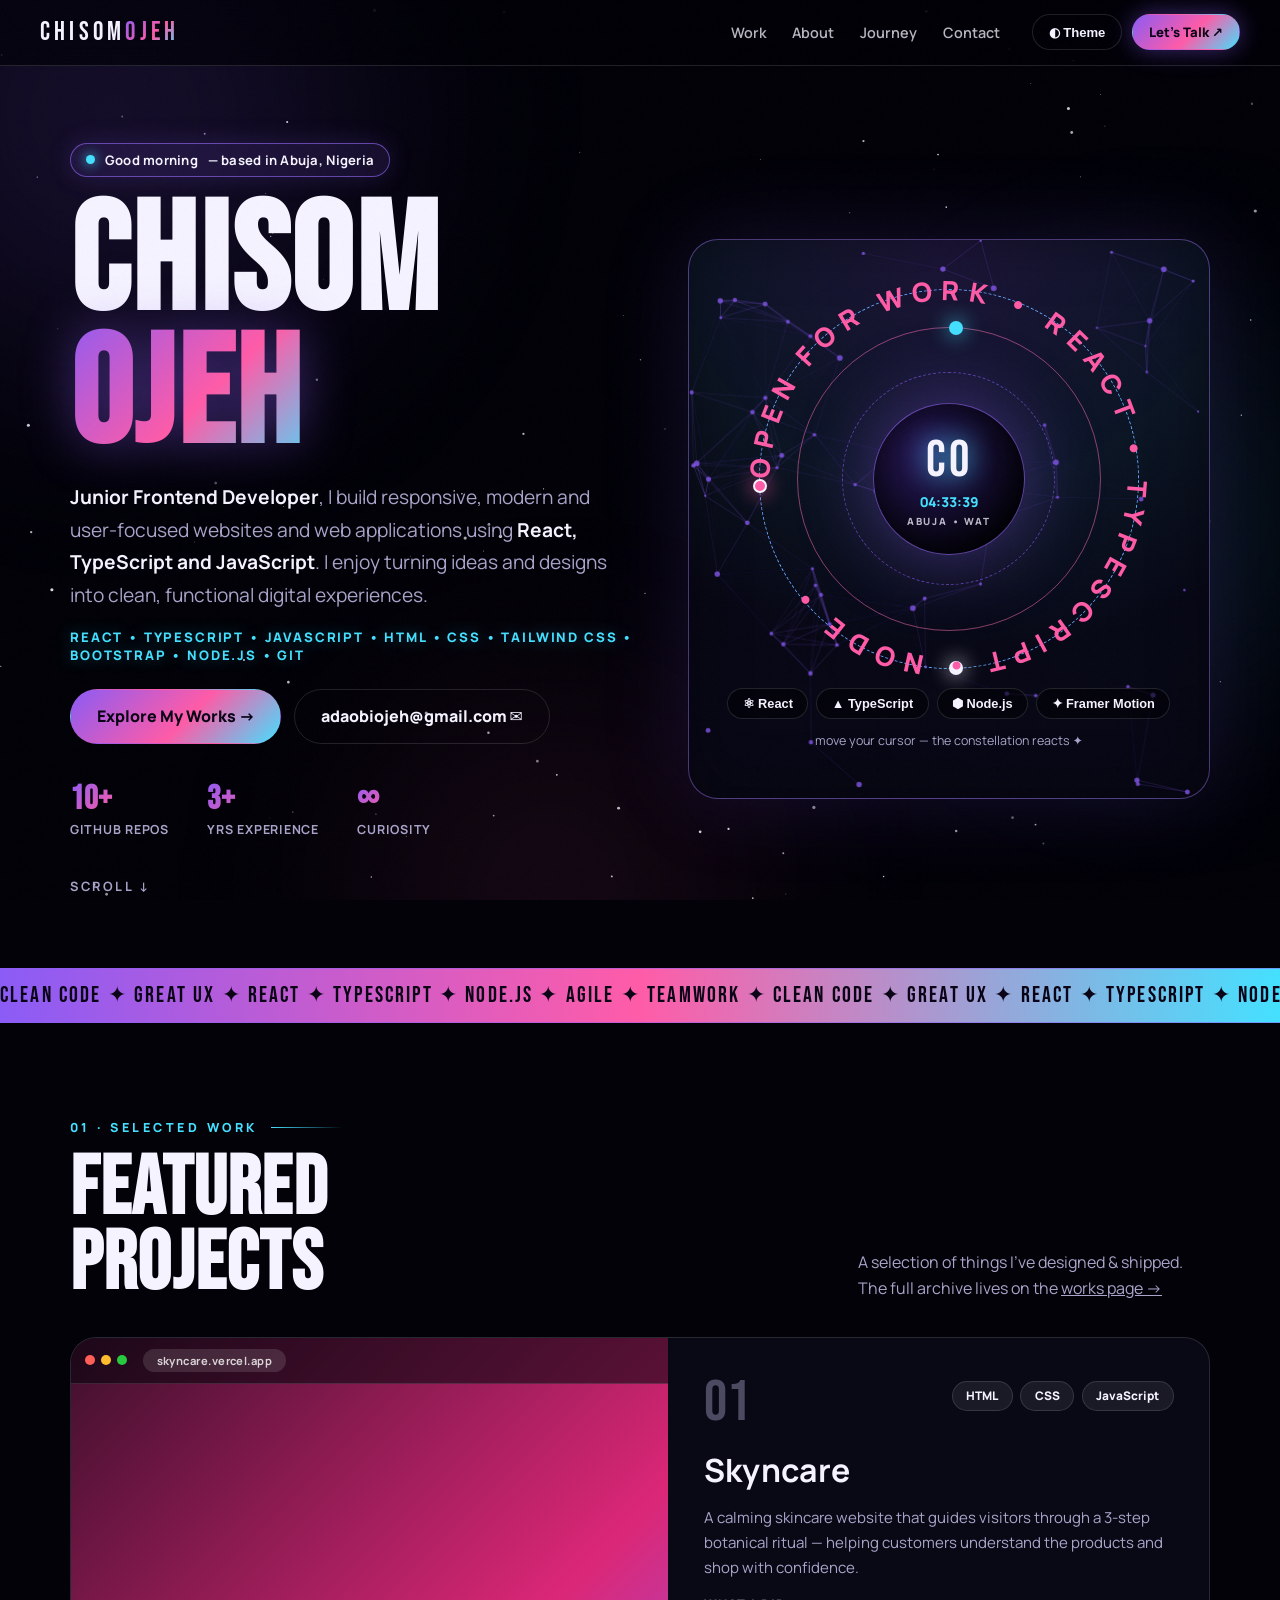
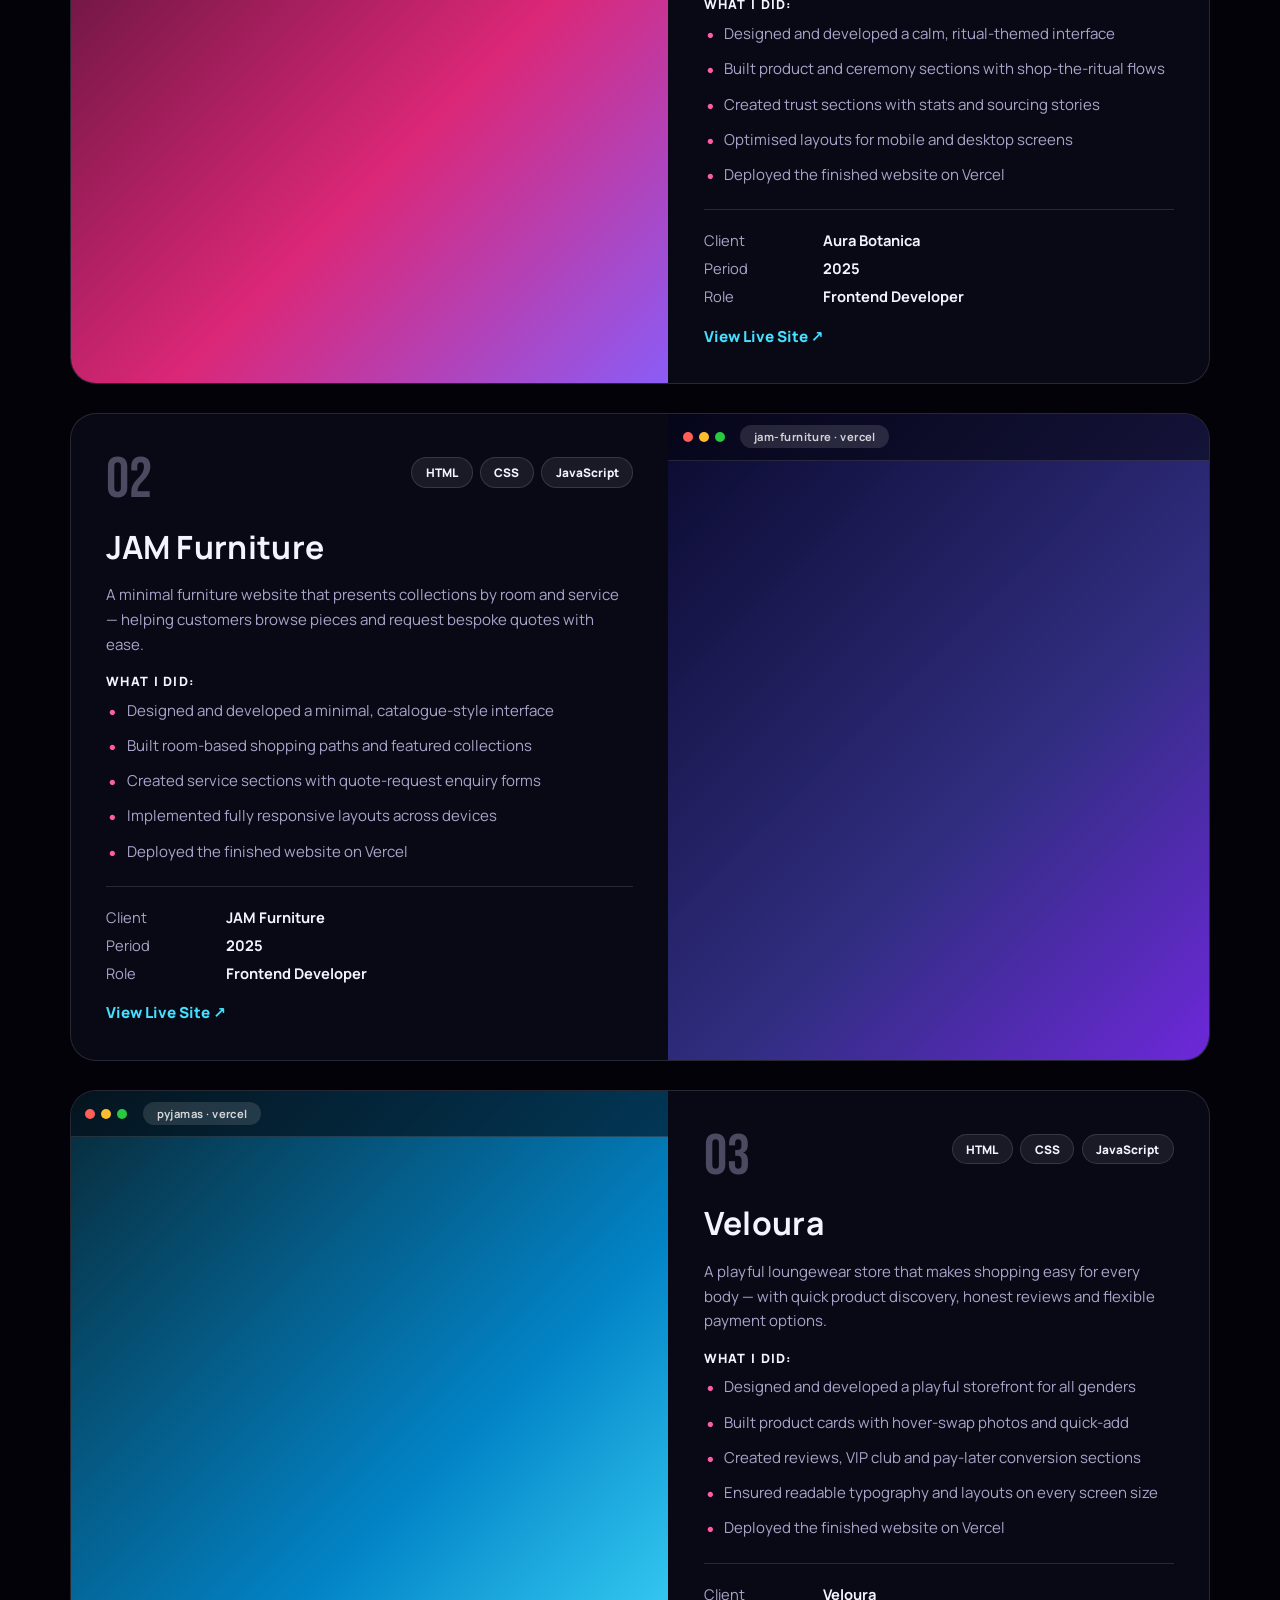
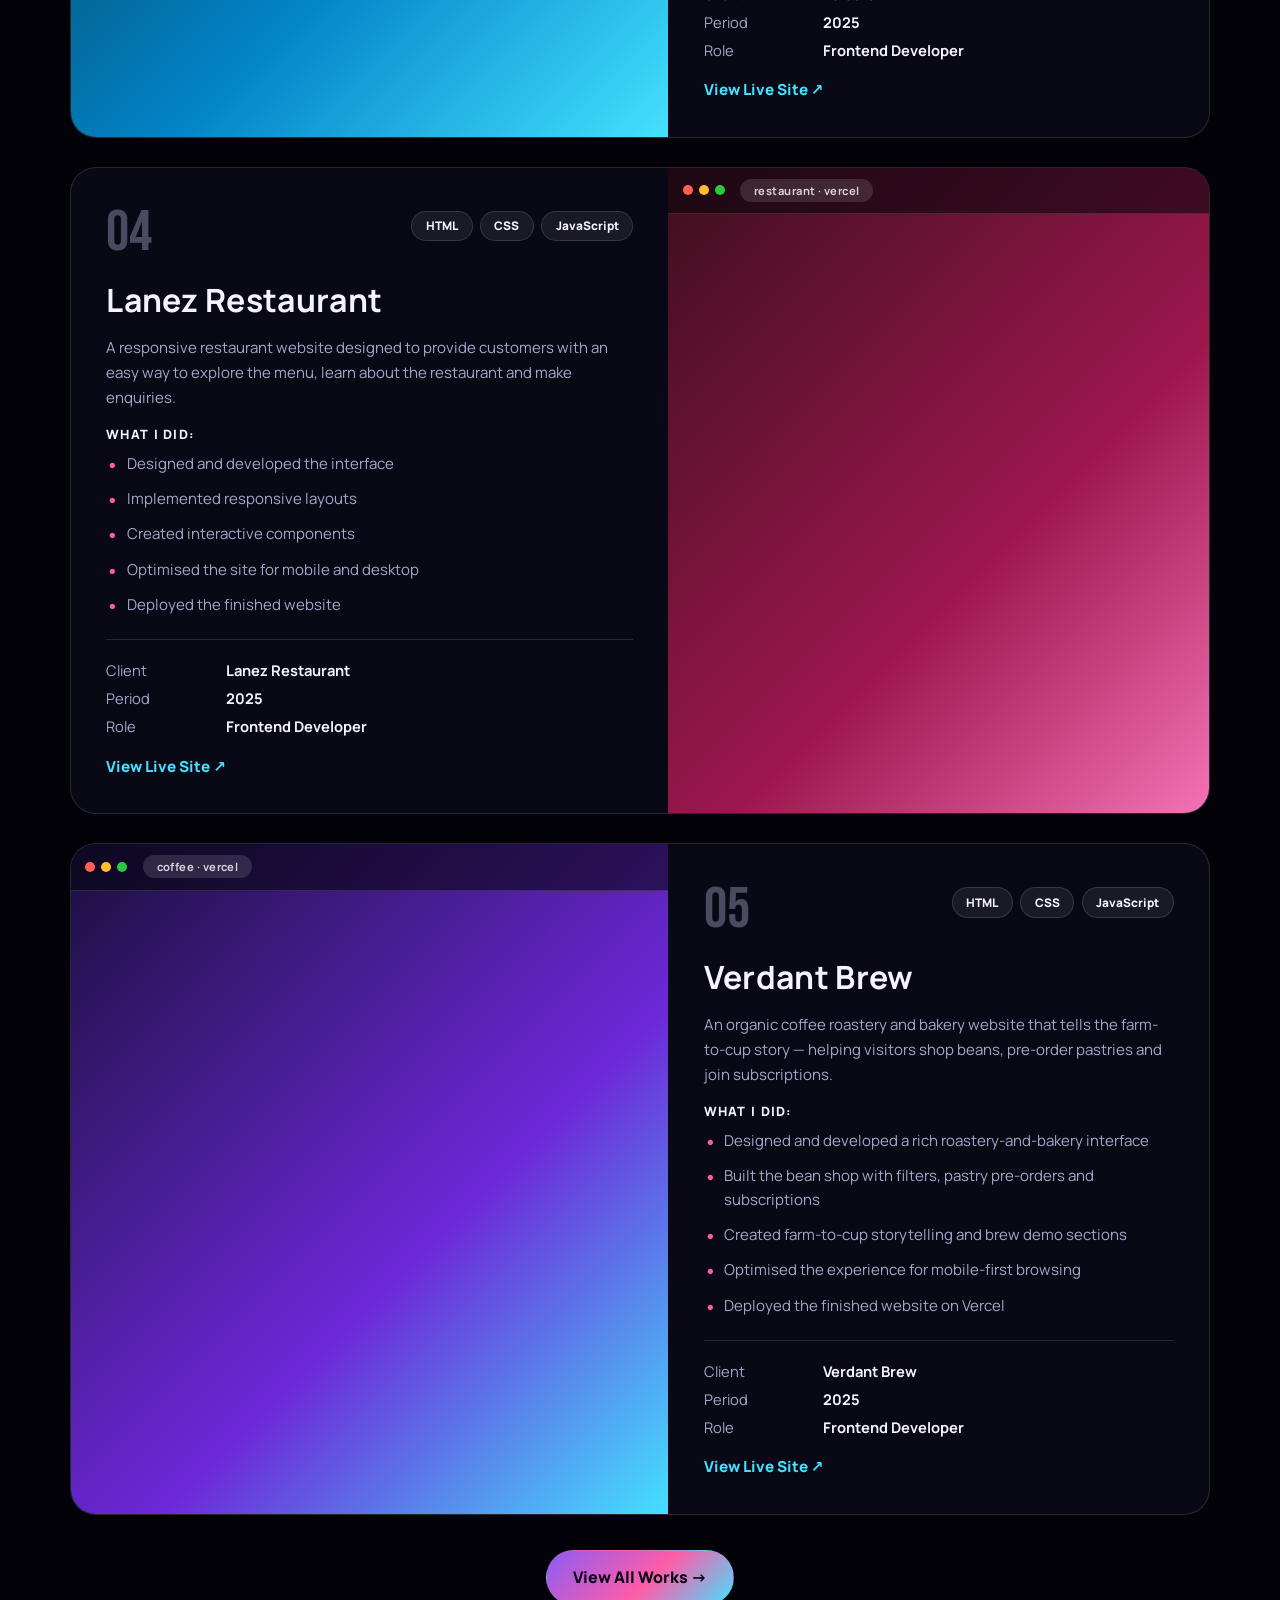
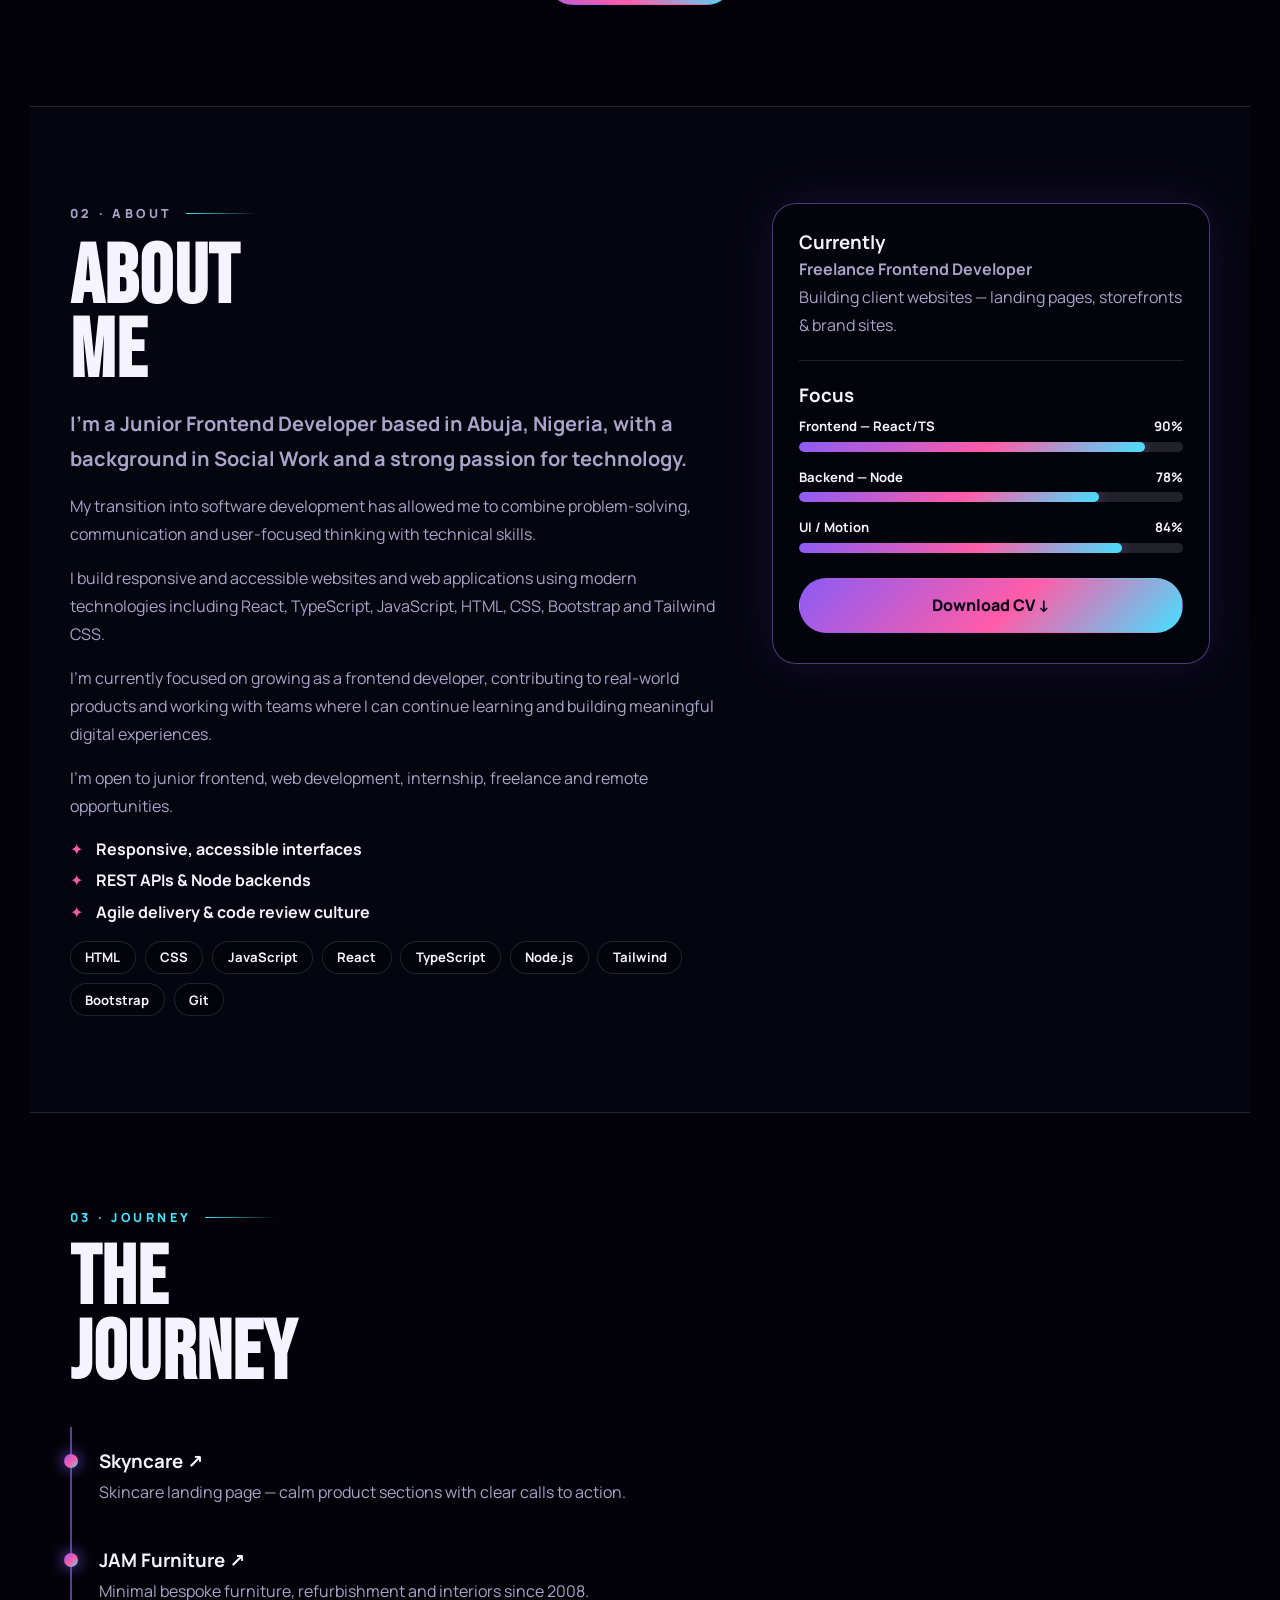
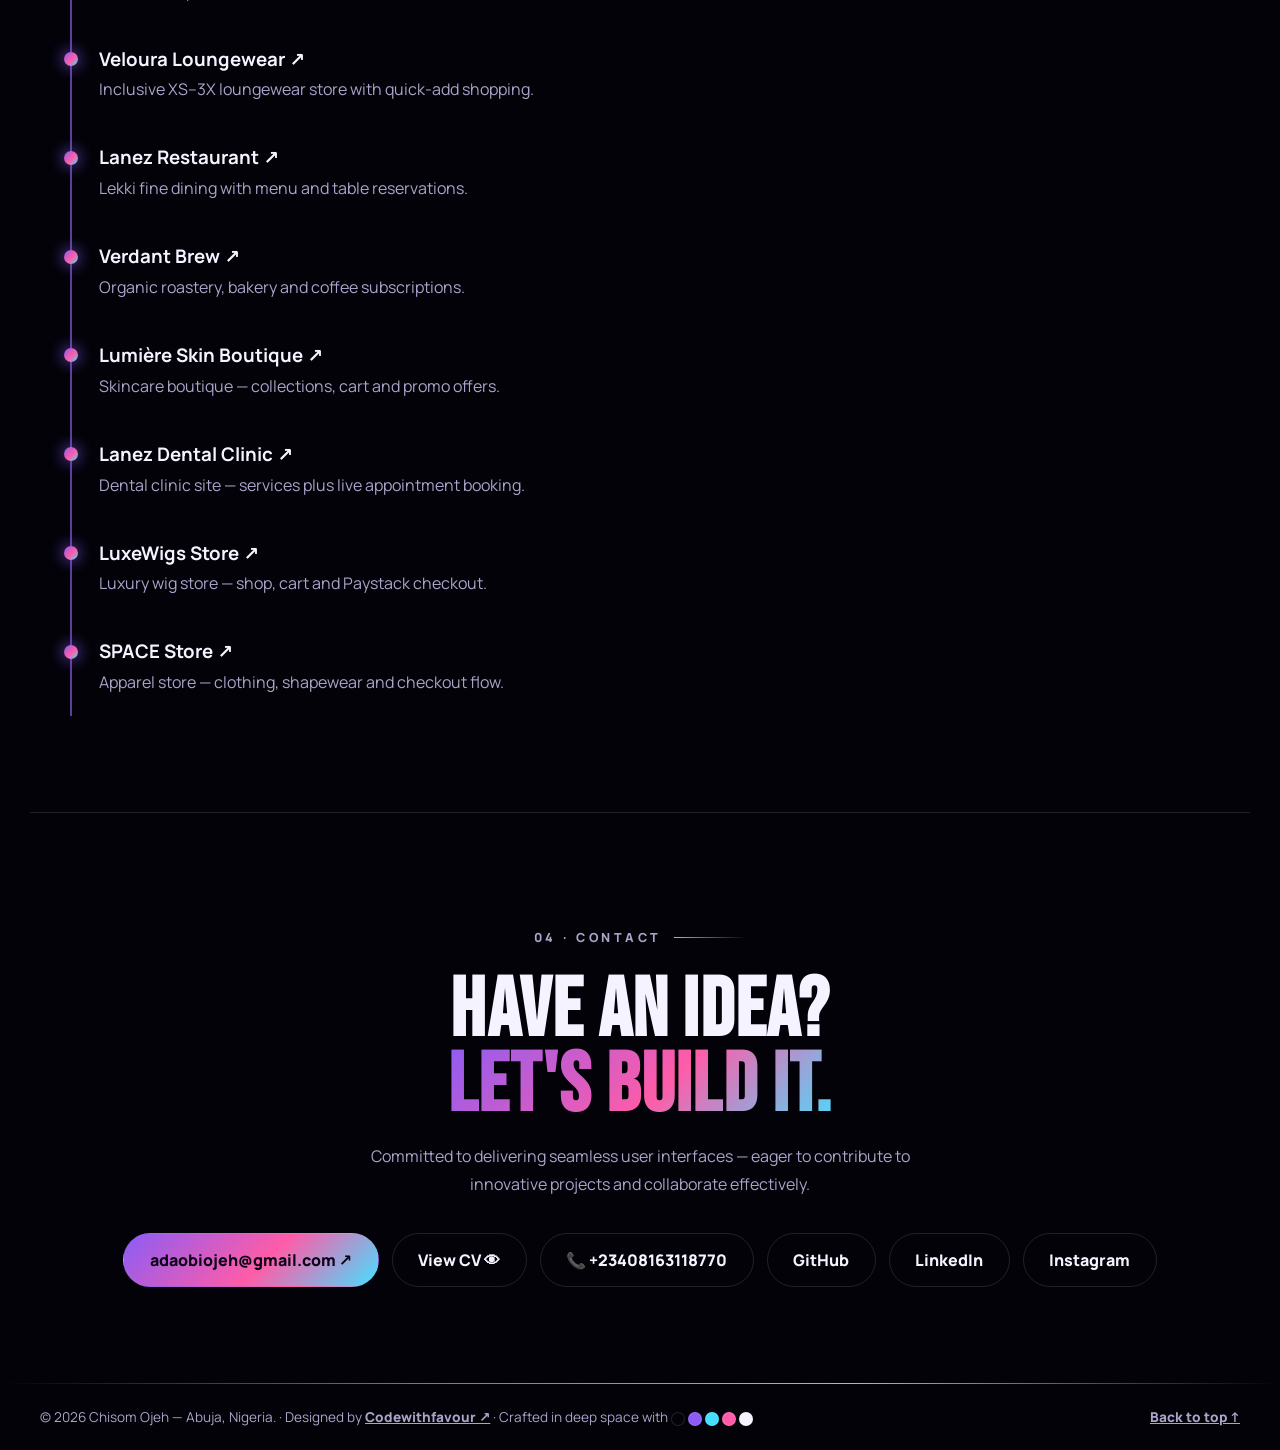
<file: index.html>
<!DOCTYPE html>
<html lang="en" data-theme="dark">
<head>
  <meta charset="UTF-8" />
  <meta name="viewport" content="width=device-width, initial-scale=1.0" />
  <title>Chisom Ojeh — Full-Stack Developer</title>
  <meta name="description" content="Full-stack developer based in Abuja. I build high-quality web applications with React, TypeScript, and Node.js." />
  <link rel="icon" type="image/svg+xml" href="data:image/svg+xml,<svg xmlns='http://www.w3.org/2000/svg' viewBox='0 0 100 100'><defs><linearGradient id='g' x1='0' y1='0' x2='1' y2='1'><stop offset='0' stop-color='%238B5CF6'/><stop offset='1' stop-color='%2345E0FF'/></linearGradient></defs><rect width='100' height='100' rx='20' fill='url(%23g)'/><text x='50' y='68' font-size='55' text-anchor='middle' fill='%23020408' font-family='Arial Black'>C</text></svg>" />
  <link rel="preconnect" href="https://fonts.googleapis.com" />
  <link rel="preconnect" href="https://fonts.gstatic.com" crossorigin />
  <link href="https://fonts.googleapis.com/css2?family=Manrope:wght@200..800&display=swap" rel="stylesheet" />
  <link href="https://fonts.googleapis.com/css2?family=Bebas+Neue&display=swap" rel="stylesheet" />
  <link rel="stylesheet" href="styles.css" />
</head>
<body>
  <div class="grain" aria-hidden="true"></div>
  <canvas id="starfield" aria-hidden="true"></canvas>
  <div class="nebula" aria-hidden="true"><i class="n1"></i><i class="n2"></i><i class="n3"></i></div>

  <header class="nav">
    <a class="logo" href="index.html">CHISOM<span>OJEH</span></a>
    <nav class="nav-links">
      <a href="works.html">Work</a>
      <a href="#about">About</a>
      <a href="#experience">Journey</a>
      <a href="#contact">Contact</a>
    </nav>
    <div class="nav-actions">
      <button id="themeToggle" class="pill-btn" aria-label="Toggle theme">◐ Theme</button>
      <a href="#contact" class="pill-btn solid">Let's Talk ↗</a>
    </div>
    <button class="menu-btn" id="menuBtn" aria-label="Menu">☰</button>
  </header>

  <div class="mobile-menu" id="mobileMenu">
    <a href="works.html">Work</a>
    <a href="#about">About</a>
    <a href="#experience">Journey</a>
    <a href="#contact">Contact</a>
  </div>

  <main id="top">
    <!-- ============ HERO ============ -->
    <section class="hero">
      <div class="hero-text">
        <p class="eyebrow"><span class="dot"></span> <span id="greeting">Hello</span> — based in Abuja, Nigeria</p>
        <h1 class="mega">CHISOM<br /><em>OJEH</em></h1>
        <p class="lede"><strong>Junior Frontend Developer</strong>, I build responsive, modern and user-focused websites and web applications using <strong>React, TypeScript and JavaScript</strong>. I enjoy turning ideas and designs into clean, functional digital experiences.</p>
        <p class="stack-line">React • TypeScript • JavaScript • HTML • CSS • Tailwind CSS • Bootstrap • Node.js • Git</p>
        <div class="cta-row">
          <a href="works.html" class="btn primary">Explore My Works →</a>
          <a href="mailto:adaobiojeh@gmail.com" class="btn ghost">adaobiojeh@gmail.com ✉</a>
        </div>
        <div class="hero-meta">
          <div><b>10+</b><span>GitHub repos</span></div>
          <div><b>3+</b><span>Yrs experience</span></div>
          <div><b>∞</b><span>Curiosity</span></div>
        </div>
        <a class="scroll-cue" href="#work">SCROLL ↓</a>
      </div>

      <!-- Interactive "Orbit Console" — constellation canvas + tilting rings + live clock -->
      <div class="hero-visual" id="heroVisual">
        <canvas id="constellation" aria-hidden="true"></canvas>
        <div class="orbit-stage" id="orbitStage">
          <div class="ring r1"></div>
          <div class="ring r2"><i class="planet p1"></i></div>
          <div class="ring r3"><i class="planet p2"></i><i class="planet p3"></i></div>
          <div class="core">
            <span class="core-mono">CO</span>
            <span class="core-sub" id="liveClock">00:00:00</span>
            <span class="core-tag">ABUJA • <span id="localTime">WAT</span></span>
          </div>
          <svg class="orbit-text" viewBox="0 0 200 200" aria-hidden="true">
            <defs><path id="circlePath" d="M100,100 m-84,0 a84,84 0 1,1 168,0 a84,84 0 1,1 -168,0" /></defs>
            <text><textPath href="#circlePath"> OPEN FOR WORK •  REACT • TYPESCRIPT •  NODE • </textPath></text>
          </svg>
        </div>
        <div class="chips">
          <button class="chip" data-chip>⚛ React</button>
          <button class="chip" data-chip>▲ TypeScript</button>
          <button class="chip" data-chip>⬢ Node.js</button>
          <button class="chip" data-chip>✦ Framer Motion</button>
        </div>
        <p class="hint">move your cursor — the constellation reacts ✦</p>
      </div>
    </section>

    <!-- ============ MARQUEE ============ -->
    <div class="marquee" aria-hidden="true">
      <div class="marquee-track">
        <span>Clean Code ✦ Great UX ✦ React ✦ TypeScript ✦ Node.js ✦ Agile ✦ Teamwork ✦&nbsp;</span>
        <span>Clean Code ✦ Great UX ✦ React ✦ TypeScript ✦ Node.js ✦ Agile ✦ Teamwork ✦&nbsp;</span>
      </div>
    </div>

    <!-- ============ WORK (line by line) ============ -->
    <section class="section" id="work">
      <p class="kicker">01 · Selected Work</p>
      <div class="section-head">
        <h2>FEATURED<br />PROJECTS</h2>
        <p>A selection of things I've designed &amp; shipped. The full archive lives on the <a href="works.html">works page →</a></p>
      </div>
      <div class="showcases">
        <article class="showcase reveal">
          <div class="shot art-2 live-shot">
            <div class="shot-bar"><i></i><i></i><i></i><span class="shot-url">skyncare.vercel.app</span></div>
            <iframe src="https://skyncare.vercel.app/" title="Skyncare — live preview" loading="lazy" scrolling="no" tabindex="-1" aria-hidden="true" referrerpolicy="no-referrer" sandbox="allow-scripts allow-same-origin"></iframe>
            <a class="shot-link" href="https://skyncare.vercel.app/" target="_blank" rel="noreferrer" aria-label="Open Skyncare live site"><span class="shot-open">Open live site ↗</span></a>
          </div>
          <div class="show-body">
            <div class="show-top">
              <span class="show-num">01</span>
              <div class="show-pills"><span>HTML</span><span>CSS</span><span>JavaScript</span></div>
            </div>
            <h3><a href="https://skyncare.vercel.app/" target="_blank" rel="noreferrer">Skyncare</a></h3>
            <p class="built">A calming skincare website that guides visitors through a 3-step botanical ritual — helping customers understand the products and shop with confidence.</p>
            <p class="did-head">What I did:</p>
            <ul class="show-points">
              <li>Designed and developed a calm, ritual-themed interface</li>
              <li>Built product and ceremony sections with shop-the-ritual flows</li>
              <li>Created trust sections with stats and sourcing stories</li>
              <li>Optimised layouts for mobile and desktop screens</li>
              <li>Deployed the finished website on Vercel</li>
            </ul>
            <div class="show-meta">
              <div><span class="k">Client</span><span class="v">Aura Botanica</span></div>
              <div><span class="k">Period</span><span class="v">2025</span></div>
              <div><span class="k">Role</span><span class="v">Frontend Developer</span></div>
            </div>
            <a class="show-live" href="https://skyncare.vercel.app/" target="_blank" rel="noreferrer">View Live Site ↗</a>
          </div>
        </article>

        <article class="showcase flip reveal">
          <div class="shot art-5 live-shot">
            <div class="shot-bar"><i></i><i></i><i></i><span class="shot-url">jam-furniture · vercel</span></div>
            <iframe src="https://chisomoj-jam-furniture-fi3ogfvmz-favourlanez.vercel.app/" title="JAM Furniture — live preview" loading="lazy" scrolling="no" tabindex="-1" aria-hidden="true" referrerpolicy="no-referrer" sandbox="allow-scripts allow-same-origin"></iframe>
            <a class="shot-link" href="https://chisomoj-jam-furniture-fi3ogfvmz-favourlanez.vercel.app/" target="_blank" rel="noreferrer" aria-label="Open JAM Furniture live site"><span class="shot-open">Open live site ↗</span></a>
          </div>
          <div class="show-body">
            <div class="show-top">
              <span class="show-num">02</span>
              <div class="show-pills"><span>HTML</span><span>CSS</span><span>JavaScript</span></div>
            </div>
            <h3><a href="https://chisomoj-jam-furniture-fi3ogfvmz-favourlanez.vercel.app/" target="_blank" rel="noreferrer">JAM Furniture</a></h3>
            <p class="built">A minimal furniture website that presents collections by room and service — helping customers browse pieces and request bespoke quotes with ease.</p>
            <p class="did-head">What I did:</p>
            <ul class="show-points">
              <li>Designed and developed a minimal, catalogue-style interface</li>
              <li>Built room-based shopping paths and featured collections</li>
              <li>Created service sections with quote-request enquiry forms</li>
              <li>Implemented fully responsive layouts across devices</li>
              <li>Deployed the finished website on Vercel</li>
            </ul>
            <div class="show-meta">
              <div><span class="k">Client</span><span class="v">JAM Furniture</span></div>
              <div><span class="k">Period</span><span class="v">2025</span></div>
              <div><span class="k">Role</span><span class="v">Frontend Developer</span></div>
            </div>
            <a class="show-live" href="https://chisomoj-jam-furniture-fi3ogfvmz-favourlanez.vercel.app/" target="_blank" rel="noreferrer">View Live Site ↗</a>
          </div>
        </article>

        <article class="showcase reveal">
          <div class="shot art-3 live-shot">
            <div class="shot-bar"><i></i><i></i><i></i><span class="shot-url">pyjamas · vercel</span></div>
            <iframe src="https://pyjamas-ovth5pdcp-favourlanez.vercel.app/" title="Pyjamas — live preview" loading="lazy" scrolling="no" tabindex="-1" aria-hidden="true" referrerpolicy="no-referrer" sandbox="allow-scripts allow-same-origin"></iframe>
            <a class="shot-link" href="https://pyjamas-ovth5pdcp-favourlanez.vercel.app/" target="_blank" rel="noreferrer" aria-label="Open Pyjamas live site"><span class="shot-open">Open live site ↗</span></a>
          </div>
          <div class="show-body">
            <div class="show-top">
              <span class="show-num">03</span>
              <div class="show-pills"><span>HTML</span><span>CSS</span><span>JavaScript</span></div>
            </div>
            <h3><a href="https://pyjamas-ovth5pdcp-favourlanez.vercel.app/" target="_blank" rel="noreferrer">Veloura</a></h3>
            <p class="built">A playful loungewear store that makes shopping easy for every body — with quick product discovery, honest reviews and flexible payment options.</p>
            <p class="did-head">What I did:</p>
            <ul class="show-points">
              <li>Designed and developed a playful storefront for all genders</li>
              <li>Built product cards with hover-swap photos and quick-add</li>
              <li>Created reviews, VIP club and pay-later conversion sections</li>
              <li>Ensured readable typography and layouts on every screen size</li>
              <li>Deployed the finished website on Vercel</li>
            </ul>
            <div class="show-meta">
              <div><span class="k">Client</span><span class="v">Veloura</span></div>
              <div><span class="k">Period</span><span class="v">2025</span></div>
              <div><span class="k">Role</span><span class="v">Frontend Developer</span></div>
            </div>
            <a class="show-live" href="https://pyjamas-ovth5pdcp-favourlanez.vercel.app/" target="_blank" rel="noreferrer">View Live Site ↗</a>
          </div>
        </article>

        <article class="showcase flip reveal">
          <div class="shot art-6 live-shot">
            <div class="shot-bar"><i></i><i></i><i></i><span class="shot-url">restaurant · vercel</span></div>
            <iframe src="https://resturant-ck4lv31b3-favourlanez.vercel.app/" title="Restaurant — live preview" loading="lazy" scrolling="no" tabindex="-1" aria-hidden="true" referrerpolicy="no-referrer" sandbox="allow-scripts allow-same-origin"></iframe>
            <a class="shot-link" href="https://resturant-ck4lv31b3-favourlanez.vercel.app/" target="_blank" rel="noreferrer" aria-label="Open Restaurant live site"><span class="shot-open">Open live site ↗</span></a>
          </div>
          <div class="show-body">
            <div class="show-top">
              <span class="show-num">04</span>
              <div class="show-pills"><span>HTML</span><span>CSS</span><span>JavaScript</span></div>
            </div>
            <h3><a href="https://resturant-ck4lv31b3-favourlanez.vercel.app/" target="_blank" rel="noreferrer">Lanez Restaurant</a></h3>
            <p class="built">A responsive restaurant website designed to provide customers with an easy way to explore the menu, learn about the restaurant and make enquiries.</p>
            <p class="did-head">What I did:</p>
            <ul class="show-points">
              <li>Designed and developed the interface</li>
              <li>Implemented responsive layouts</li>
              <li>Created interactive components</li>
              <li>Optimised the site for mobile and desktop</li>
              <li>Deployed the finished website</li>
            </ul>
            <div class="show-meta">
              <div><span class="k">Client</span><span class="v">Lanez Restaurant</span></div>
              <div><span class="k">Period</span><span class="v">2025</span></div>
              <div><span class="k">Role</span><span class="v">Frontend Developer</span></div>
            </div>
            <a class="show-live" href="https://resturant-ck4lv31b3-favourlanez.vercel.app/" target="_blank" rel="noreferrer">View Live Site ↗</a>
          </div>
        </article>

        <article class="showcase reveal">
          <div class="shot art-1 live-shot">
            <div class="shot-bar"><i></i><i></i><i></i><span class="shot-url">coffee · vercel</span></div>
            <iframe src="https://coffee-cytjn6hhb-favourlanez.vercel.app/" title="Coffee — live preview" loading="lazy" scrolling="no" tabindex="-1" aria-hidden="true" referrerpolicy="no-referrer" sandbox="allow-scripts allow-same-origin"></iframe>
            <a class="shot-link" href="https://coffee-cytjn6hhb-favourlanez.vercel.app/" target="_blank" rel="noreferrer" aria-label="Open Coffee live site"><span class="shot-open">Open live site ↗</span></a>
          </div>
          <div class="show-body">
            <div class="show-top">
              <span class="show-num">05</span>
              <div class="show-pills"><span>HTML</span><span>CSS</span><span>JavaScript</span></div>
            </div>
            <h3><a href="https://coffee-cytjn6hhb-favourlanez.vercel.app/" target="_blank" rel="noreferrer">Verdant Brew</a></h3>
            <p class="built">An organic coffee roastery and bakery website that tells the farm-to-cup story — helping visitors shop beans, pre-order pastries and join subscriptions.</p>
            <p class="did-head">What I did:</p>
            <ul class="show-points">
              <li>Designed and developed a rich roastery-and-bakery interface</li>
              <li>Built the bean shop with filters, pastry pre-orders and subscriptions</li>
              <li>Created farm-to-cup storytelling and brew demo sections</li>
              <li>Optimised the experience for mobile-first browsing</li>
              <li>Deployed the finished website on Vercel</li>
            </ul>
            <div class="show-meta">
              <div><span class="k">Client</span><span class="v">Verdant Brew</span></div>
              <div><span class="k">Period</span><span class="v">2025</span></div>
              <div><span class="k">Role</span><span class="v">Frontend Developer</span></div>
            </div>
            <a class="show-live" href="https://coffee-cytjn6hhb-favourlanez.vercel.app/" target="_blank" rel="noreferrer">View Live Site ↗</a>
          </div>
        </article>
      </div>
      <div class="center"><a class="btn primary" href="works.html">View All Works →</a></div>
    </section>

    <!-- ============ ABOUT ============ -->
    <section class="section about" id="about">
      <div class="about-grid">
        <div>
          <p class="kicker">02 · About</p>
          <h2>ABOUT<br />ME</h2>
          <p class="lede-sm">I'm a Junior Frontend Developer based in Abuja, Nigeria, with a background in Social Work and a strong passion for technology.</p>
          <p>My transition into software development has allowed me to combine problem-solving, communication and user-focused thinking with technical skills.</p>
          <p>I build responsive and accessible websites and web applications using modern technologies including React, TypeScript, JavaScript, HTML, CSS, Bootstrap and Tailwind CSS.</p>
          <p>I'm currently focused on growing as a frontend developer, contributing to real-world products and working with teams where I can continue learning and building meaningful digital experiences.</p>
          <p>I'm open to junior frontend, web development, internship, freelance and remote opportunities.</p>
          <ul class="ticks">
            <li>Responsive, accessible interfaces</li>
            <li>REST APIs &amp; Node backends</li>
            <li>Agile delivery &amp; code review culture</li>
          </ul>
          <div class="skills">
            <span>HTML</span><span>CSS</span><span>JavaScript</span><span>React</span><span>TypeScript</span><span>Node.js</span><span>Tailwind</span><span>Bootstrap</span><span>Git</span>
          </div>
        </div>
        <aside class="about-card reveal">
          <h3>Currently</h3>
          <p><strong>Freelance Frontend Developer</strong><br />Building client websites — landing pages, storefronts &amp; brand sites.</p>
          <hr />
          <h3>Focus</h3>
          <div class="bars">
            <label>Frontend — React/TS <b>90%</b></label><div class="bar"><i style="--w:90%"></i></div>
            <label>Backend — Node <b>78%</b></label><div class="bar"><i style="--w:78%"></i></div>
            <label>UI / Motion <b>84%</b></label><div class="bar"><i style="--w:84%"></i></div>
          </div>
          <a class="btn primary full" href="Chisom-Ojeh-CV.pdf" download="Chisom-Ojeh-CV.pdf">Download CV ↓</a>
        </aside>
      </div>
    </section>

    <!-- ============ EXPERIENCE ============ -->
    <section class="section" id="experience">
      <p class="kicker">03 · Journey</p>
      <div class="section-head">
        <h2>THE<br />JOURNEY</h2>
      </div>
      <ol class="timeline projects">
        <li class="reveal"><div><h3><a href="https://skyncare.vercel.app/" target="_blank" rel="noreferrer">Skyncare ↗</a></h3><p>Skincare landing page — calm product sections with clear calls to action.</p></div></li>
        <li class="reveal"><div><h3><a href="https://chisomoj-jam-furniture-fi3ogfvmz-favourlanez.vercel.app/" target="_blank" rel="noreferrer">JAM Furniture ↗</a></h3><p>Minimal bespoke furniture, refurbishment and interiors since 2008.</p></div></li>
        <li class="reveal"><div><h3><a href="https://pyjamas-ovth5pdcp-favourlanez.vercel.app/" target="_blank" rel="noreferrer">Veloura Loungewear ↗</a></h3><p>Inclusive XS–3X loungewear store with quick-add shopping.</p></div></li>
        <li class="reveal"><div><h3><a href="https://resturant-ck4lv31b3-favourlanez.vercel.app/" target="_blank" rel="noreferrer">Lanez Restaurant ↗</a></h3><p>Lekki fine dining with menu and table reservations.</p></div></li>
        <li class="reveal"><div><h3><a href="https://coffee-cytjn6hhb-favourlanez.vercel.app/" target="_blank" rel="noreferrer">Verdant Brew ↗</a></h3><p>Organic roastery, bakery and coffee subscriptions.</p></div></li>
        <li class="reveal"><div><h3><a href="https://skincare-website-f2t9w8u7a-favourlanez.vercel.app/" target="_blank" rel="noreferrer">Lumière Skin Boutique ↗</a></h3><p>Skincare boutique — collections, cart and promo offers.</p></div></li>
        <li class="reveal"><div><h3><a href="https://dentalcare-umber.vercel.app/" target="_blank" rel="noreferrer">Lanez Dental Clinic ↗</a></h3><p>Dental clinic site — services plus live appointment booking.</p></div></li>
        <li class="reveal"><div><h3><a href="https://luxewigs-livid.vercel.app/" target="_blank" rel="noreferrer">LuxeWigs Store ↗</a></h3><p>Luxury wig store — shop, cart and Paystack checkout.</p></div></li>
        <li class="reveal"><div><h3><a href="https://spaceshop-one.vercel.app/" target="_blank" rel="noreferrer">SPACE Store ↗</a></h3><p>Apparel store — clothing, shapewear and checkout flow.</p></div></li>
      </ol>
    </section>

    <!-- ============ CONTACT ============ -->
    <section class="section contact" id="contact">
      <p class="kicker" style="justify-content:center">04 · Contact</p>
      <h2>HAVE AN IDEA?<br /><em>LET'S BUILD IT.</em></h2>
      <p>Committed to delivering seamless user interfaces — eager to contribute to innovative projects and collaborate effectively.</p>
      <div class="cta-row center">
        <a class="btn primary" href="mailto:adaobiojeh@gmail.com">adaobiojeh@gmail.com ↗</a>
        <a class="btn ghost" href="Chisom-Ojeh-CV.pdf" target="_blank" rel="noreferrer">View CV 👁</a>
        <a class="btn ghost" href="tel:+23408163118770">📞 +23408163118770</a>
        <a class="btn ghost" href="https://github.com/chisomoj" target="_blank" rel="noreferrer">GitHub</a>
        <a class="btn ghost" href="https://www.linkedin.com/in/favour-ojeh-492601371/" target="_blank" rel="noreferrer">LinkedIn</a>
        <a class="btn ghost" href="https://www.instagram.com/codewithfavour/" target="_blank" rel="noreferrer">Instagram</a>
      </div>
    </section>
  </main>

  <footer>
    <p>© <span id="year"></span> Chisom Ojeh — Abuja, Nigeria. · Designed by <a href="https://www.instagram.com/codewithfavour/" target="_blank" rel="noreferrer">Codewithfavour ↗</a> · Crafted in deep space with <span class="swatches"><i style="background:#020208"></i><i style="background:#8B5CF6"></i><i style="background:#45E0FF"></i><i style="background:#FF5CA8"></i><i style="background:#F5F3FF"></i></span></p>
    <a href="#top">Back to top ↑</a>
  </footer>

  <script src="script.js"></script>
</body>
</html>
</file>
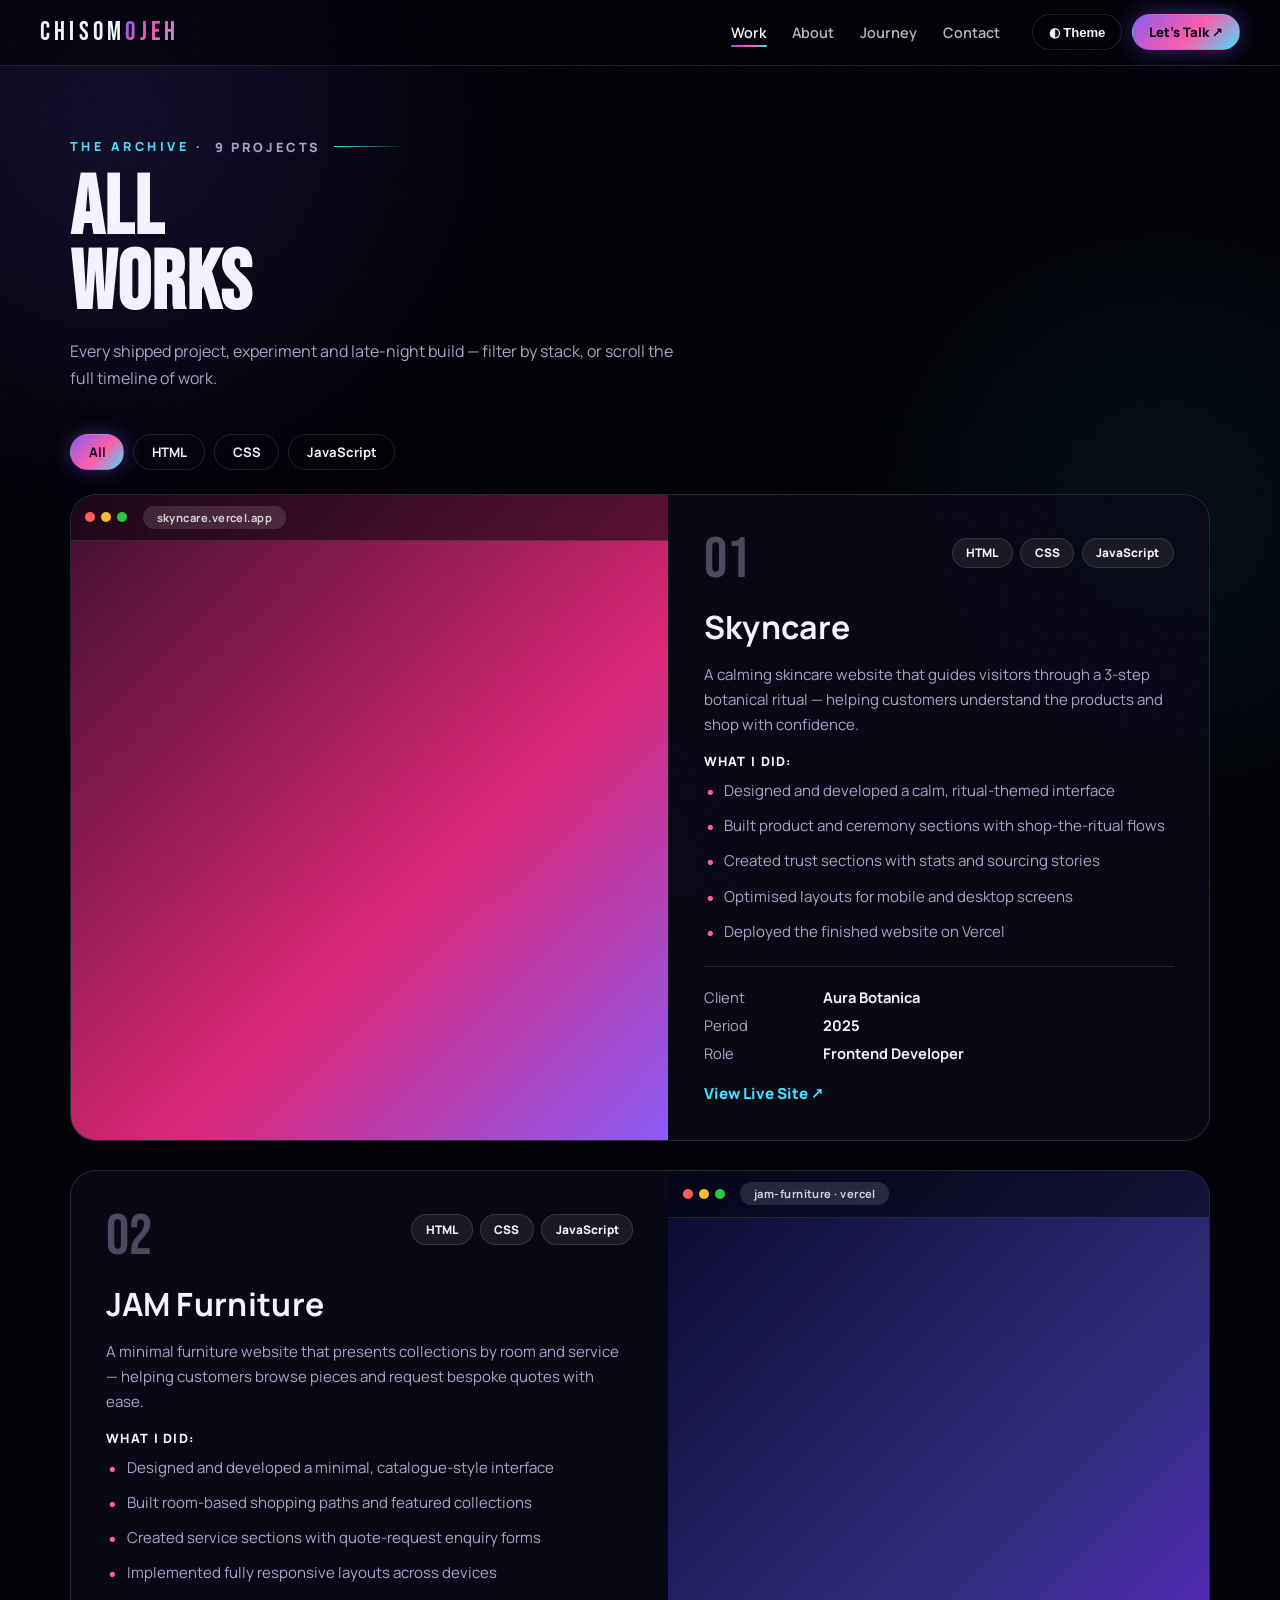
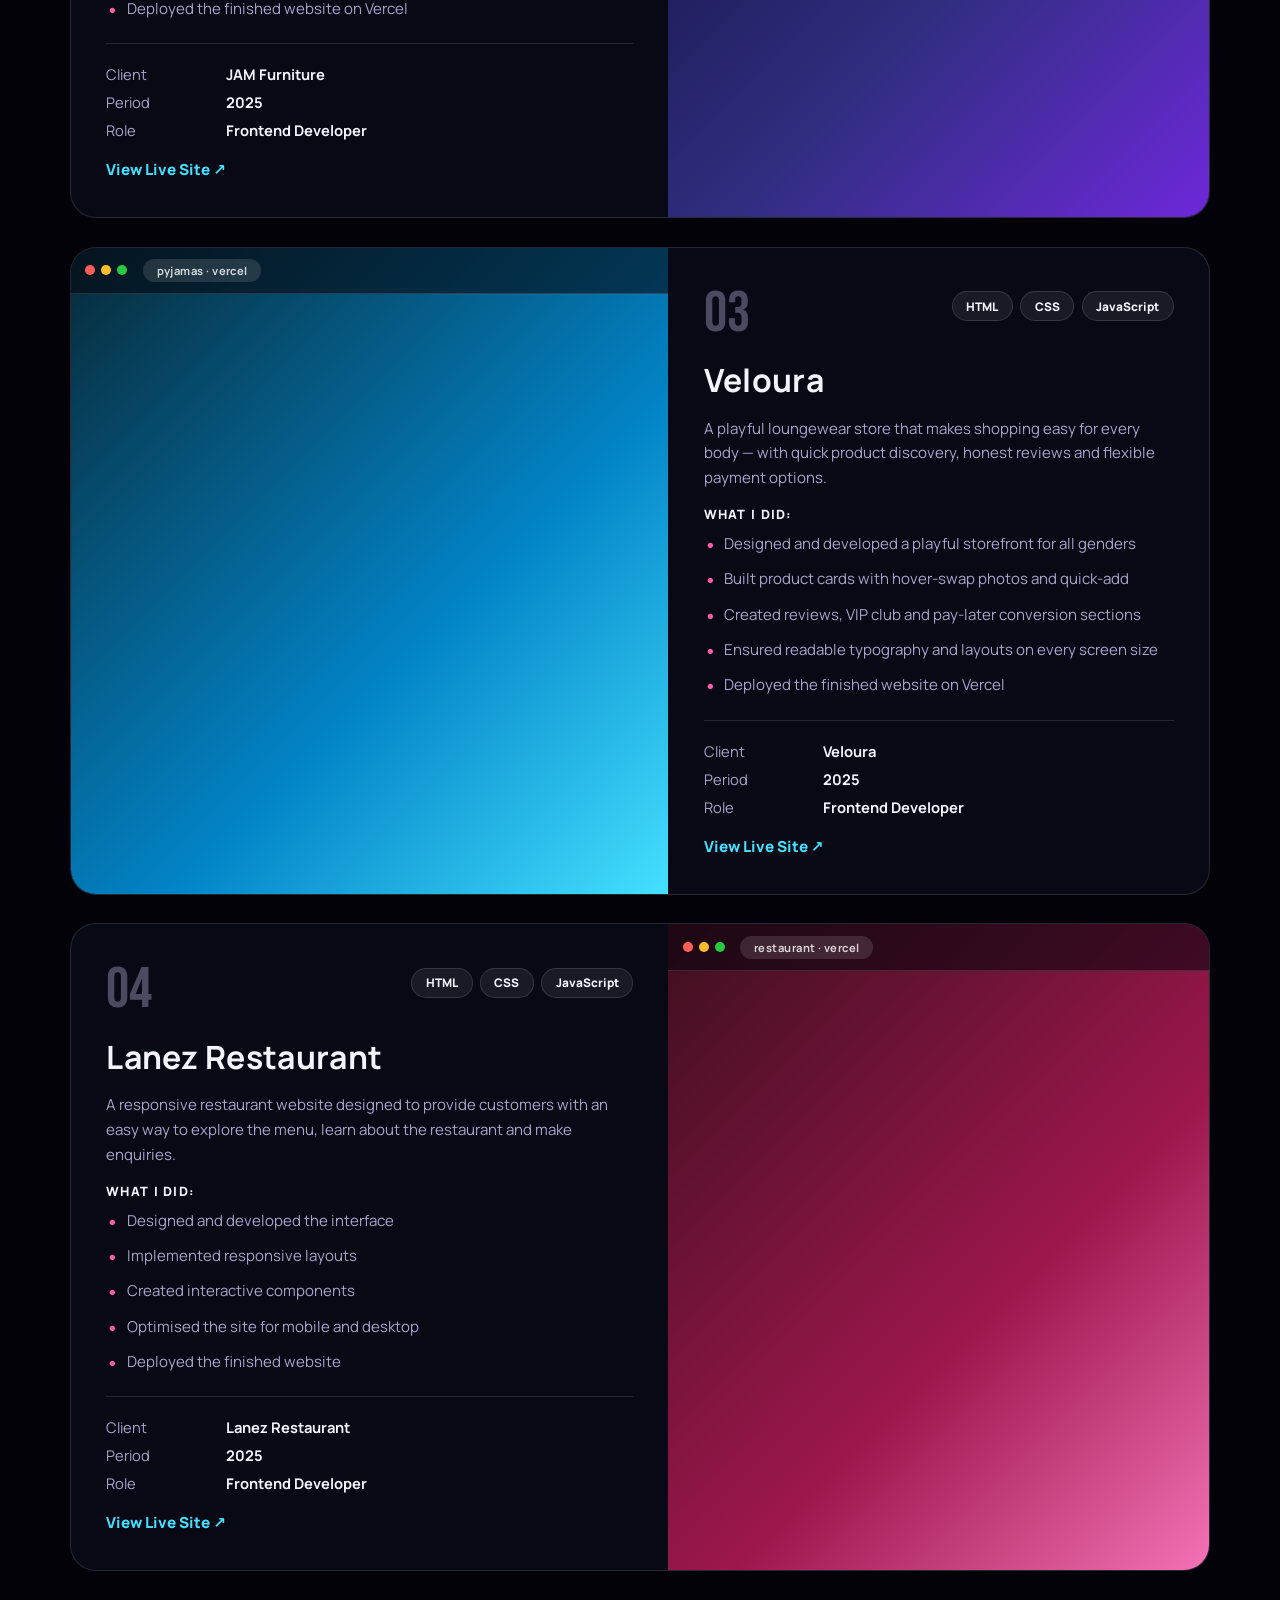
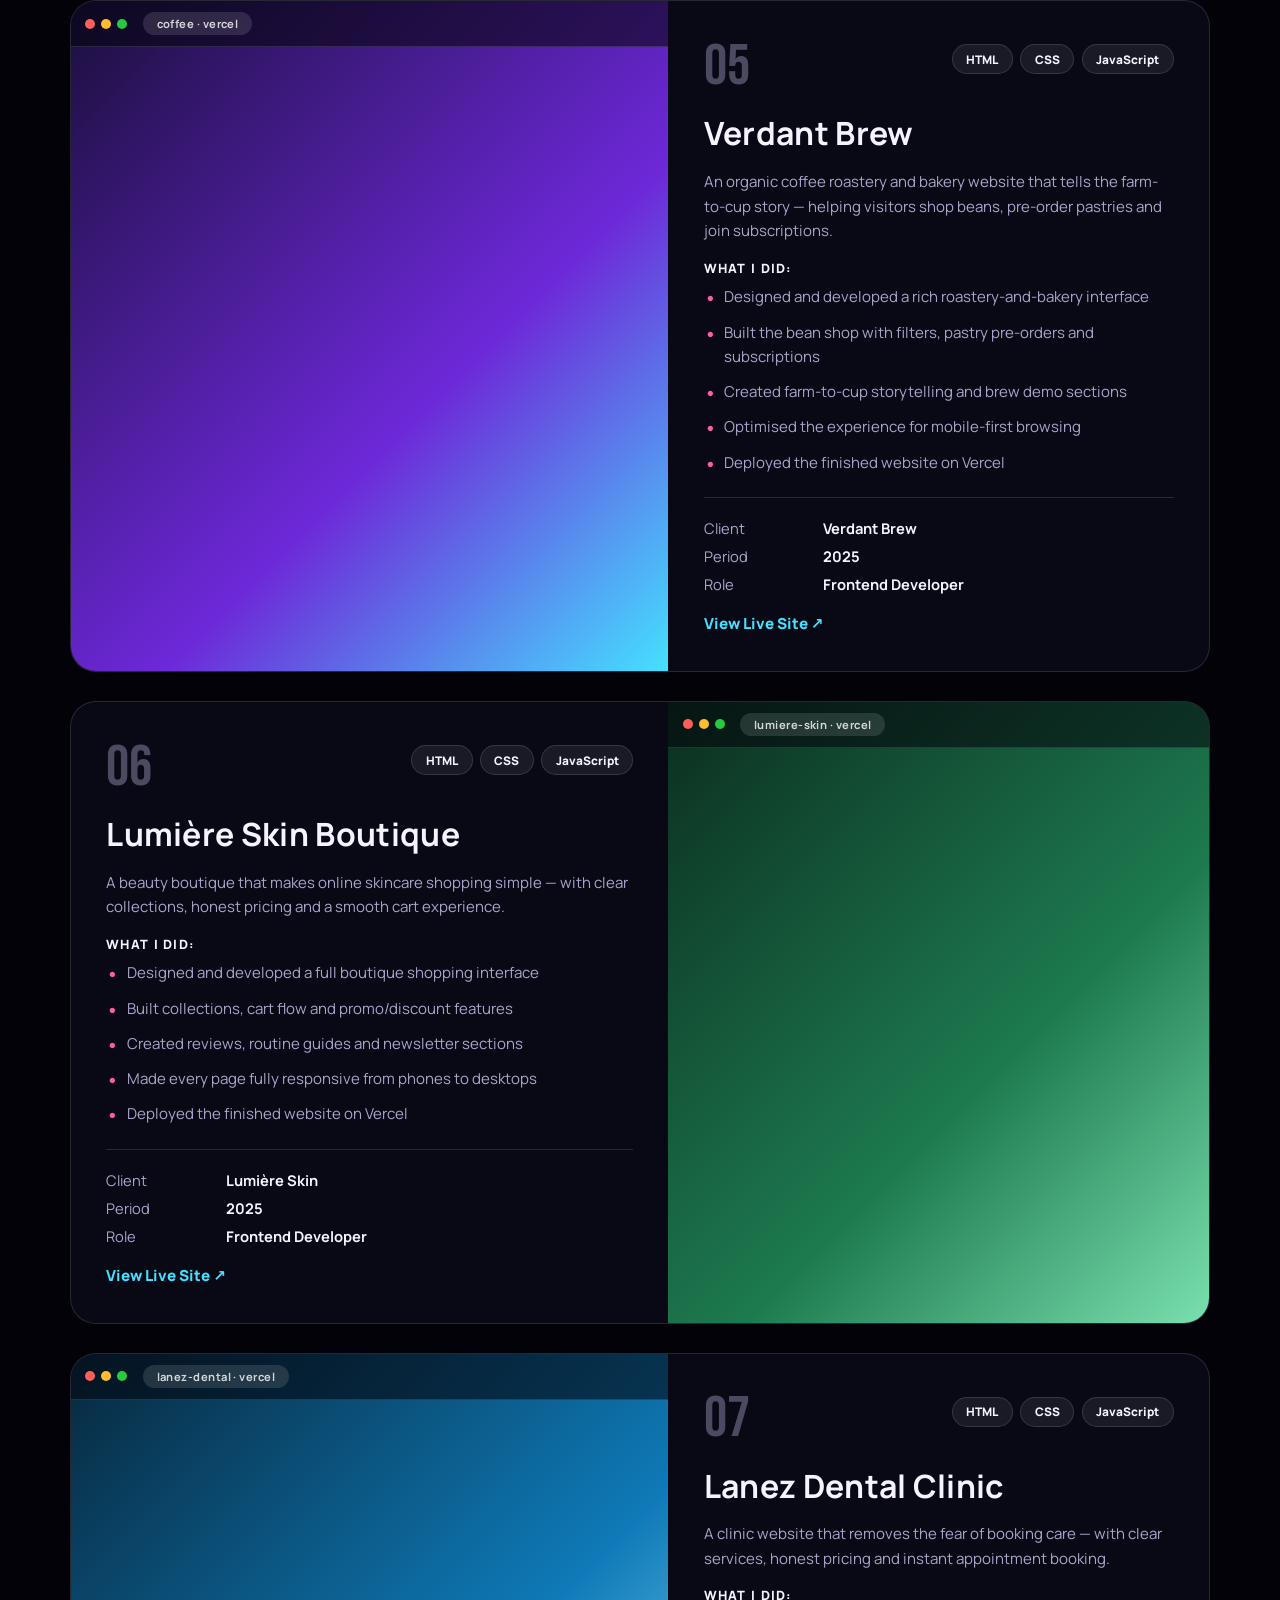
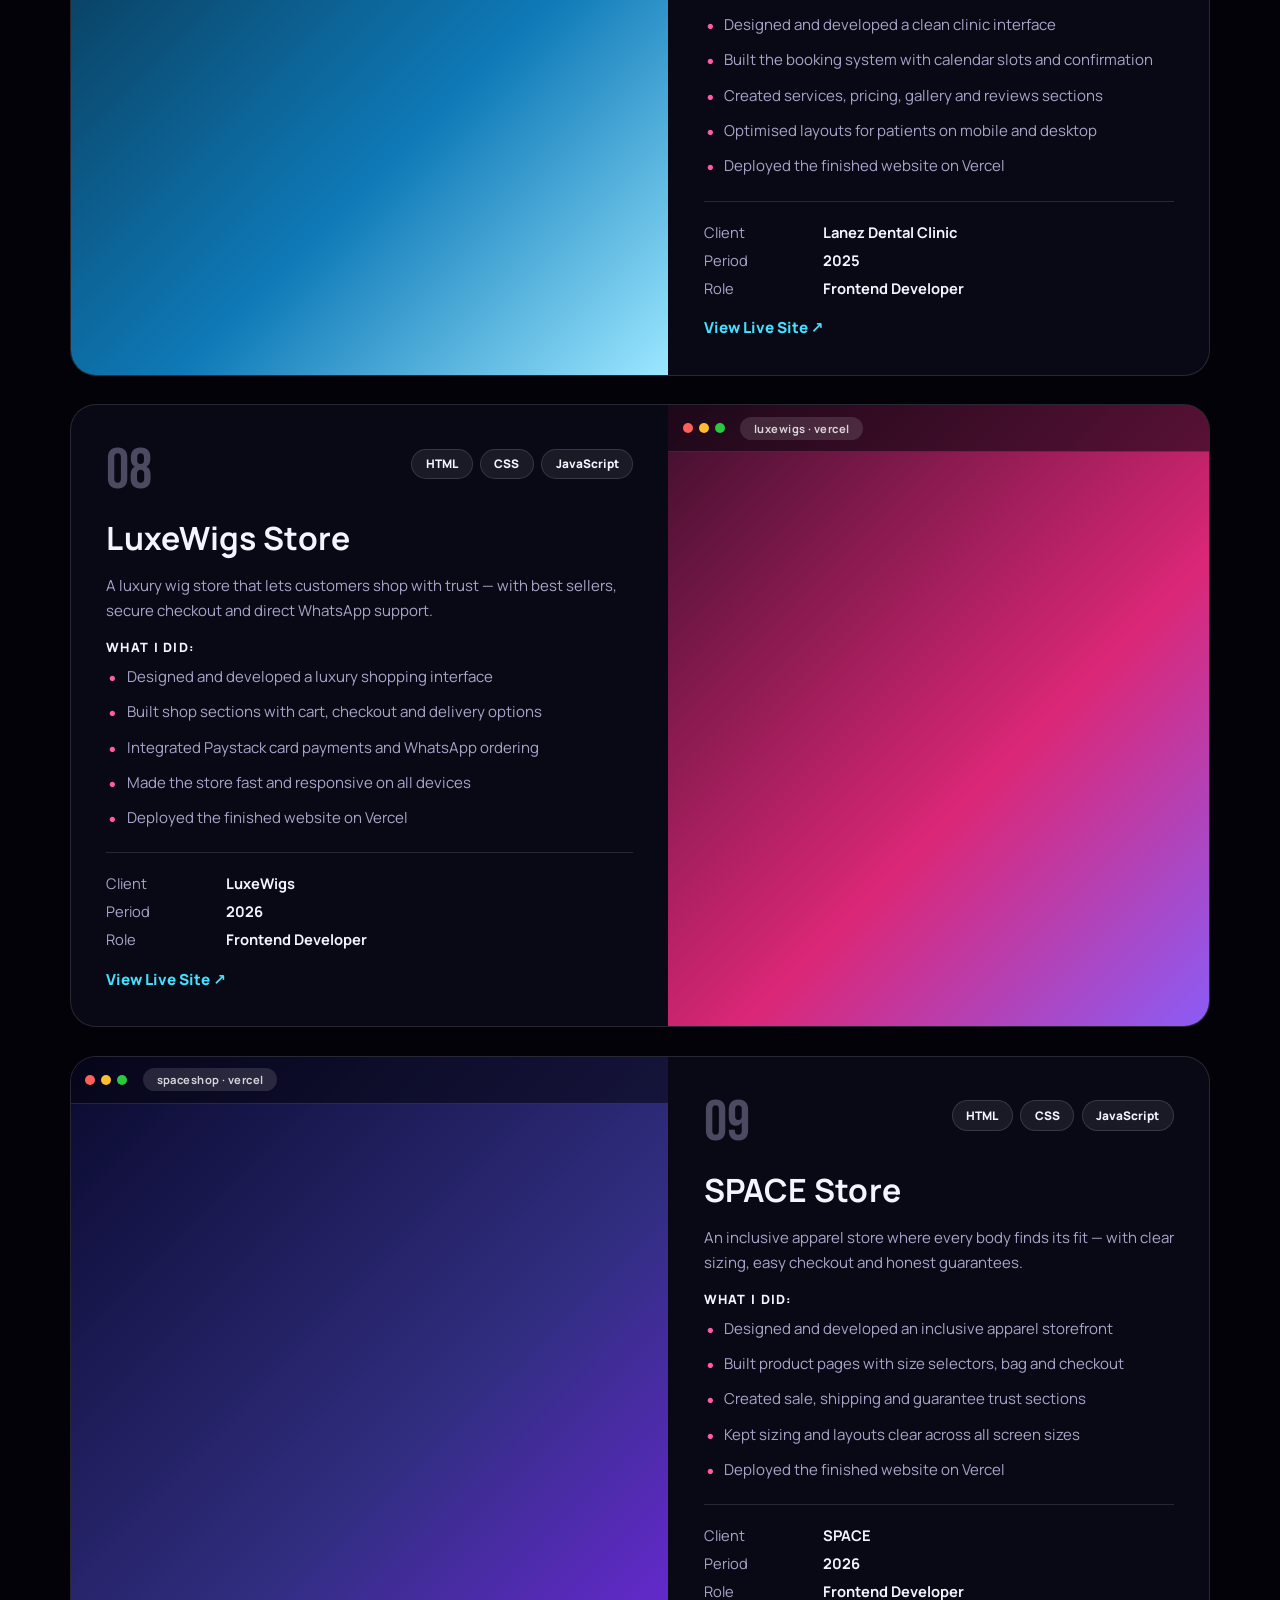
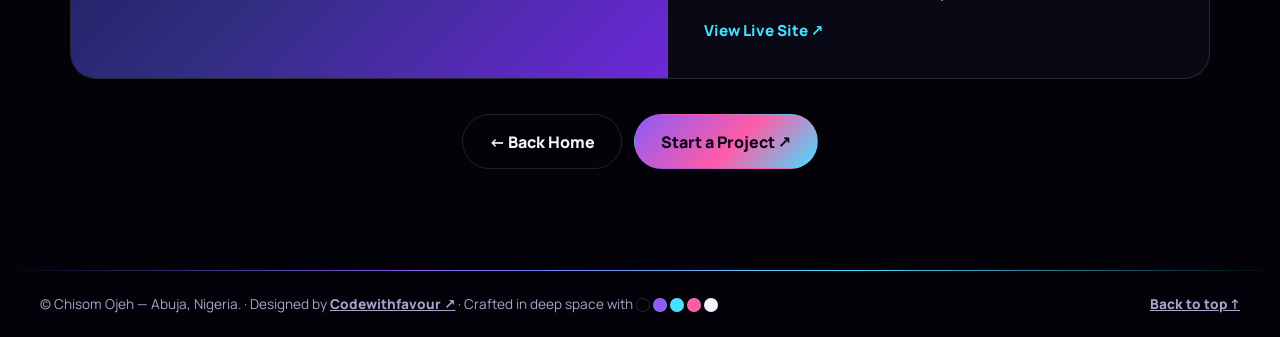
<file: works.html>
<!DOCTYPE html>
<html lang="en" data-theme="dark">
<head>
  <meta charset="UTF-8" />
  <meta name="viewport" content="width=device-width, initial-scale=1.0" />
  <title>All Works — Chisom Ojeh</title>
  <meta name="description" content="The full project archive of Chisom Ojeh — React, TypeScript, Node.js and motion experiments." />
  <link rel="icon" type="image/svg+xml" href="data:image/svg+xml,<svg xmlns='http://www.w3.org/2000/svg' viewBox='0 0 100 100'><defs><linearGradient id='g' x1='0' y1='0' x2='1' y2='1'><stop offset='0' stop-color='%238B5CF6'/><stop offset='1' stop-color='%2345E0FF'/></linearGradient></defs><rect width='100' height='100' rx='20' fill='url(%23g)'/><text x='50' y='68' font-size='55' text-anchor='middle' fill='%23020408' font-family='Arial Black'>C</text></svg>" />
  <link rel="preconnect" href="https://fonts.googleapis.com" />
  <link rel="preconnect" href="https://fonts.gstatic.com" crossorigin />
  <link href="https://fonts.googleapis.com/css2?family=Manrope:wght@200..800&display=swap" rel="stylesheet" />
  <link href="https://fonts.googleapis.com/css2?family=Bebas+Neue&display=swap" rel="stylesheet" />
  <link rel="stylesheet" href="styles.css" />
</head>
<body>
  <div class="grain" aria-hidden="true"></div>
  <canvas id="starfield" aria-hidden="true"></canvas>
  <div class="nebula" aria-hidden="true"><i class="n1"></i><i class="n2"></i><i class="n3"></i></div>

  <header class="nav">
    <a class="logo" href="index.html">CHISOM<span>OJEH</span></a>
    <nav class="nav-links">
      <a href="works.html" class="active">Work</a>
      <a href="index.html#about">About</a>
      <a href="index.html#experience">Journey</a>
      <a href="index.html#contact">Contact</a>
    </nav>
    <div class="nav-actions">
      <button id="themeToggle" class="pill-btn" aria-label="Toggle theme">◐ Theme</button>
      <a href="index.html#contact" class="pill-btn solid">Let's Talk ↗</a>
    </div>
    <button class="menu-btn" id="menuBtn" aria-label="Menu">☰</button>
  </header>

  <div class="mobile-menu" id="mobileMenu">
    <a href="works.html">Work</a>
    <a href="index.html#about">About</a>
    <a href="index.html#experience">Journey</a>
    <a href="index.html#contact">Contact</a>
  </div>

  <main id="top">
    <div class="page-hero">
      <p class="kicker">The Archive · <span class="work-count" id="workCount">9 projects</span></p>
      <h1>ALL<br />WORKS</h1>
      <p class="sub">Every shipped project, experiment and late-night build — filter by stack, or scroll the full timeline of work.</p>
    </div>

    <div class="filter-bar" id="filterBar">
      <button class="active" data-filter="all">All</button>
      <button data-filter="html">HTML</button>
      <button data-filter="css">CSS</button>
      <button data-filter="javascript">JavaScript</button>
    </div>

    <section class="section" style="padding-top:1.5rem">
      <div class="showcases" id="allRows">
        <article class="showcase reveal visible" id="skyncare" data-tags="html css javascript">
          <div class="shot art-2 live-shot">
            <div class="shot-bar"><i></i><i></i><i></i><span class="shot-url">skyncare.vercel.app</span></div>
            <iframe src="https://skyncare.vercel.app/" title="Skyncare — live preview" loading="lazy" scrolling="no" tabindex="-1" aria-hidden="true" referrerpolicy="no-referrer" sandbox="allow-scripts allow-same-origin"></iframe>
            <a class="shot-link" href="https://skyncare.vercel.app/" target="_blank" rel="noreferrer" aria-label="Open Skyncare live site"><span class="shot-open">Open live site ↗</span></a>
          </div>
          <div class="show-body">
            <div class="show-top">
              <span class="show-num">01</span>
              <div class="show-pills"><span>HTML</span><span>CSS</span><span>JavaScript</span></div>
            </div>
            <h3>Skyncare</h3>
            <p class="built">A calming skincare website that guides visitors through a 3-step botanical ritual — helping customers understand the products and shop with confidence.</p>
            <p class="did-head">What I did:</p>
            <ul class="show-points">
              <li>Designed and developed a calm, ritual-themed interface</li>
              <li>Built product and ceremony sections with shop-the-ritual flows</li>
              <li>Created trust sections with stats and sourcing stories</li>
              <li>Optimised layouts for mobile and desktop screens</li>
              <li>Deployed the finished website on Vercel</li>
            </ul>
            <div class="show-meta">
              <div><span class="k">Client</span><span class="v">Aura Botanica</span></div>
              <div><span class="k">Period</span><span class="v">2025</span></div>
              <div><span class="k">Role</span><span class="v">Frontend Developer</span></div>
            </div>
            <a class="show-live" href="https://skyncare.vercel.app/" target="_blank" rel="noreferrer">View Live Site ↗</a>
          </div>
        </article>

        <article class="showcase flip reveal visible" id="jam" data-tags="html css javascript">
          <div class="shot art-5 live-shot">
            <div class="shot-bar"><i></i><i></i><i></i><span class="shot-url">jam-furniture · vercel</span></div>
            <iframe src="https://chisomoj-jam-furniture-fi3ogfvmz-favourlanez.vercel.app/" title="JAM Furniture — live preview" loading="lazy" scrolling="no" tabindex="-1" aria-hidden="true" referrerpolicy="no-referrer" sandbox="allow-scripts allow-same-origin"></iframe>
            <a class="shot-link" href="https://chisomoj-jam-furniture-fi3ogfvmz-favourlanez.vercel.app/" target="_blank" rel="noreferrer" aria-label="Open JAM Furniture live site"><span class="shot-open">Open live site ↗</span></a>
          </div>
          <div class="show-body">
            <div class="show-top">
              <span class="show-num">02</span>
              <div class="show-pills"><span>HTML</span><span>CSS</span><span>JavaScript</span></div>
            </div>
            <h3>JAM Furniture</h3>
            <p class="built">A minimal furniture website that presents collections by room and service — helping customers browse pieces and request bespoke quotes with ease.</p>
            <p class="did-head">What I did:</p>
            <ul class="show-points">
              <li>Designed and developed a minimal, catalogue-style interface</li>
              <li>Built room-based shopping paths and featured collections</li>
              <li>Created service sections with quote-request enquiry forms</li>
              <li>Implemented fully responsive layouts across devices</li>
              <li>Deployed the finished website on Vercel</li>
            </ul>
            <div class="show-meta">
              <div><span class="k">Client</span><span class="v">JAM Furniture</span></div>
              <div><span class="k">Period</span><span class="v">2025</span></div>
              <div><span class="k">Role</span><span class="v">Frontend Developer</span></div>
            </div>
            <a class="show-live" href="https://chisomoj-jam-furniture-fi3ogfvmz-favourlanez.vercel.app/" target="_blank" rel="noreferrer">View Live Site ↗</a>
          </div>
        </article>

        <article class="showcase reveal visible" id="pyjamas" data-tags="html css javascript">
          <div class="shot art-3 live-shot">
            <div class="shot-bar"><i></i><i></i><i></i><span class="shot-url">pyjamas · vercel</span></div>
            <iframe src="https://pyjamas-ovth5pdcp-favourlanez.vercel.app/" title="Pyjamas — live preview" loading="lazy" scrolling="no" tabindex="-1" aria-hidden="true" referrerpolicy="no-referrer" sandbox="allow-scripts allow-same-origin"></iframe>
            <a class="shot-link" href="https://pyjamas-ovth5pdcp-favourlanez.vercel.app/" target="_blank" rel="noreferrer" aria-label="Open Pyjamas live site"><span class="shot-open">Open live site ↗</span></a>
          </div>
          <div class="show-body">
            <div class="show-top">
              <span class="show-num">03</span>
              <div class="show-pills"><span>HTML</span><span>CSS</span><span>JavaScript</span></div>
            </div>
            <h3>Veloura</h3>
            <p class="built">A playful loungewear store that makes shopping easy for every body — with quick product discovery, honest reviews and flexible payment options.</p>
            <p class="did-head">What I did:</p>
            <ul class="show-points">
              <li>Designed and developed a playful storefront for all genders</li>
              <li>Built product cards with hover-swap photos and quick-add</li>
              <li>Created reviews, VIP club and pay-later conversion sections</li>
              <li>Ensured readable typography and layouts on every screen size</li>
              <li>Deployed the finished website on Vercel</li>
            </ul>
            <div class="show-meta">
              <div><span class="k">Client</span><span class="v">Veloura</span></div>
              <div><span class="k">Period</span><span class="v">2025</span></div>
              <div><span class="k">Role</span><span class="v">Frontend Developer</span></div>
            </div>
            <a class="show-live" href="https://pyjamas-ovth5pdcp-favourlanez.vercel.app/" target="_blank" rel="noreferrer">View Live Site ↗</a>
          </div>
        </article>

        <article class="showcase flip reveal visible" id="restaurant" data-tags="html css javascript">
          <div class="shot art-6 live-shot">
            <div class="shot-bar"><i></i><i></i><i></i><span class="shot-url">restaurant · vercel</span></div>
            <iframe src="https://resturant-ck4lv31b3-favourlanez.vercel.app/" title="Restaurant — live preview" loading="lazy" scrolling="no" tabindex="-1" aria-hidden="true" referrerpolicy="no-referrer" sandbox="allow-scripts allow-same-origin"></iframe>
            <a class="shot-link" href="https://resturant-ck4lv31b3-favourlanez.vercel.app/" target="_blank" rel="noreferrer" aria-label="Open Restaurant live site"><span class="shot-open">Open live site ↗</span></a>
          </div>
          <div class="show-body">
            <div class="show-top">
              <span class="show-num">04</span>
              <div class="show-pills"><span>HTML</span><span>CSS</span><span>JavaScript</span></div>
            </div>
            <h3>Lanez Restaurant</h3>
            <p class="built">A responsive restaurant website designed to provide customers with an easy way to explore the menu, learn about the restaurant and make enquiries.</p>
            <p class="did-head">What I did:</p>
            <ul class="show-points">
              <li>Designed and developed the interface</li>
              <li>Implemented responsive layouts</li>
              <li>Created interactive components</li>
              <li>Optimised the site for mobile and desktop</li>
              <li>Deployed the finished website</li>
            </ul>
            <div class="show-meta">
              <div><span class="k">Client</span><span class="v">Lanez Restaurant</span></div>
              <div><span class="k">Period</span><span class="v">2025</span></div>
              <div><span class="k">Role</span><span class="v">Frontend Developer</span></div>
            </div>
            <a class="show-live" href="https://resturant-ck4lv31b3-favourlanez.vercel.app/" target="_blank" rel="noreferrer">View Live Site ↗</a>
          </div>
        </article>

        <article class="showcase reveal visible" id="coffee" data-tags="html css javascript">
          <div class="shot art-1 live-shot">
            <div class="shot-bar"><i></i><i></i><i></i><span class="shot-url">coffee · vercel</span></div>
            <iframe src="https://coffee-cytjn6hhb-favourlanez.vercel.app/" title="Coffee — live preview" loading="lazy" scrolling="no" tabindex="-1" aria-hidden="true" referrerpolicy="no-referrer" sandbox="allow-scripts allow-same-origin"></iframe>
            <a class="shot-link" href="https://coffee-cytjn6hhb-favourlanez.vercel.app/" target="_blank" rel="noreferrer" aria-label="Open Coffee live site"><span class="shot-open">Open live site ↗</span></a>
          </div>
          <div class="show-body">
            <div class="show-top">
              <span class="show-num">05</span>
              <div class="show-pills"><span>HTML</span><span>CSS</span><span>JavaScript</span></div>
            </div>
            <h3>Verdant Brew</h3>
            <p class="built">An organic coffee roastery and bakery website that tells the farm-to-cup story — helping visitors shop beans, pre-order pastries and join subscriptions.</p>
            <p class="did-head">What I did:</p>
            <ul class="show-points">
              <li>Designed and developed a rich roastery-and-bakery interface</li>
              <li>Built the bean shop with filters, pastry pre-orders and subscriptions</li>
              <li>Created farm-to-cup storytelling and brew demo sections</li>
              <li>Optimised the experience for mobile-first browsing</li>
              <li>Deployed the finished website on Vercel</li>
            </ul>
            <div class="show-meta">
              <div><span class="k">Client</span><span class="v">Verdant Brew</span></div>
              <div><span class="k">Period</span><span class="v">2025</span></div>
              <div><span class="k">Role</span><span class="v">Frontend Developer</span></div>
            </div>
            <a class="show-live" href="https://coffee-cytjn6hhb-favourlanez.vercel.app/" target="_blank" rel="noreferrer">View Live Site ↗</a>
          </div>
        </article>

        <article class="showcase flip reveal visible" id="lumiere" data-tags="html css javascript">
          <div class="shot art-7 live-shot">
            <div class="shot-bar"><i></i><i></i><i></i><span class="shot-url">lumiere-skin · vercel</span></div>
            <iframe src="https://skincare-website-f2t9w8u7a-favourlanez.vercel.app/" title="Lumiere Skin — live preview" loading="lazy" scrolling="no" tabindex="-1" aria-hidden="true" referrerpolicy="no-referrer" sandbox="allow-scripts allow-same-origin"></iframe>
            <a class="shot-link" href="https://skincare-website-f2t9w8u7a-favourlanez.vercel.app/" target="_blank" rel="noreferrer" aria-label="Open Lumiere Skin live site"><span class="shot-open">Open live site ↗</span></a>
          </div>
          <div class="show-body">
            <div class="show-top">
              <span class="show-num">06</span>
              <div class="show-pills"><span>HTML</span><span>CSS</span><span>JavaScript</span></div>
            </div>
            <h3>Lumière Skin Boutique</h3>
            <p class="built">A beauty boutique that makes online skincare shopping simple — with clear collections, honest pricing and a smooth cart experience.</p>
            <p class="did-head">What I did:</p>
            <ul class="show-points">
              <li>Designed and developed a full boutique shopping interface</li>
              <li>Built collections, cart flow and promo/discount features</li>
              <li>Created reviews, routine guides and newsletter sections</li>
              <li>Made every page fully responsive from phones to desktops</li>
              <li>Deployed the finished website on Vercel</li>
            </ul>
            <div class="show-meta">
              <div><span class="k">Client</span><span class="v">Lumière Skin</span></div>
              <div><span class="k">Period</span><span class="v">2025</span></div>
              <div><span class="k">Role</span><span class="v">Frontend Developer</span></div>
            </div>
            <a class="show-live" href="https://skincare-website-f2t9w8u7a-favourlanez.vercel.app/" target="_blank" rel="noreferrer">View Live Site ↗</a>
          </div>
        </article>

        <article class="showcase reveal visible" id="dental" data-tags="html css javascript">
          <div class="shot art-8 live-shot">
            <div class="shot-bar"><i></i><i></i><i></i><span class="shot-url">lanez-dental · vercel</span></div>
            <iframe src="https://dentalcare-umber.vercel.app/" title="Lanez Dental — live preview" loading="lazy" scrolling="no" tabindex="-1" aria-hidden="true" referrerpolicy="no-referrer" sandbox="allow-scripts allow-same-origin"></iframe>
            <a class="shot-link" href="https://dentalcare-umber.vercel.app/" target="_blank" rel="noreferrer" aria-label="Open Lanez Dental live site"><span class="shot-open">Open live site ↗</span></a>
          </div>
          <div class="show-body">
            <div class="show-top">
              <span class="show-num">07</span>
              <div class="show-pills"><span>HTML</span><span>CSS</span><span>JavaScript</span></div>
            </div>
            <h3>Lanez Dental Clinic</h3>
            <p class="built">A clinic website that removes the fear of booking care — with clear services, honest pricing and instant appointment booking.</p>
            <p class="did-head">What I did:</p>
            <ul class="show-points">
              <li>Designed and developed a clean clinic interface</li>
              <li>Built the booking system with calendar slots and confirmation</li>
              <li>Created services, pricing, gallery and reviews sections</li>
              <li>Optimised layouts for patients on mobile and desktop</li>
              <li>Deployed the finished website on Vercel</li>
            </ul>
            <div class="show-meta">
              <div><span class="k">Client</span><span class="v">Lanez Dental Clinic</span></div>
              <div><span class="k">Period</span><span class="v">2025</span></div>
              <div><span class="k">Role</span><span class="v">Frontend Developer</span></div>
            </div>
            <a class="show-live" href="https://dentalcare-umber.vercel.app/" target="_blank" rel="noreferrer">View Live Site ↗</a>
          </div>
        </article>

        <article class="showcase flip reveal visible" id="luxewigs" data-tags="html css javascript">
          <div class="shot art-2 live-shot">
            <div class="shot-bar"><i></i><i></i><i></i><span class="shot-url">luxewigs · vercel</span></div>
            <iframe src="https://luxewigs-livid.vercel.app/" title="LuxeWigs — live preview" loading="lazy" scrolling="no" tabindex="-1" aria-hidden="true" referrerpolicy="no-referrer" sandbox="allow-scripts allow-same-origin"></iframe>
            <a class="shot-link" href="https://luxewigs-livid.vercel.app/" target="_blank" rel="noreferrer" aria-label="Open LuxeWigs live site"><span class="shot-open">Open live site ↗</span></a>
          </div>
          <div class="show-body">
            <div class="show-top">
              <span class="show-num">08</span>
              <div class="show-pills"><span>HTML</span><span>CSS</span><span>JavaScript</span></div>
            </div>
            <h3>LuxeWigs Store</h3>
            <p class="built">A luxury wig store that lets customers shop with trust — with best sellers, secure checkout and direct WhatsApp support.</p>
            <p class="did-head">What I did:</p>
            <ul class="show-points">
              <li>Designed and developed a luxury shopping interface</li>
              <li>Built shop sections with cart, checkout and delivery options</li>
              <li>Integrated Paystack card payments and WhatsApp ordering</li>
              <li>Made the store fast and responsive on all devices</li>
              <li>Deployed the finished website on Vercel</li>
            </ul>
            <div class="show-meta">
              <div><span class="k">Client</span><span class="v">LuxeWigs</span></div>
              <div><span class="k">Period</span><span class="v">2026</span></div>
              <div><span class="k">Role</span><span class="v">Frontend Developer</span></div>
            </div>
            <a class="show-live" href="https://luxewigs-livid.vercel.app/" target="_blank" rel="noreferrer">View Live Site ↗</a>
          </div>
        </article>

        <article class="showcase reveal visible" id="spaceshop" data-tags="html css javascript">
          <div class="shot art-5 live-shot">
            <div class="shot-bar"><i></i><i></i><i></i><span class="shot-url">spaceshop · vercel</span></div>
            <iframe src="https://spaceshop-one.vercel.app/" title="SPACE — live preview" loading="lazy" scrolling="no" tabindex="-1" aria-hidden="true" referrerpolicy="no-referrer" sandbox="allow-scripts allow-same-origin"></iframe>
            <a class="shot-link" href="https://spaceshop-one.vercel.app/" target="_blank" rel="noreferrer" aria-label="Open SPACE live site"><span class="shot-open">Open live site ↗</span></a>
          </div>
          <div class="show-body">
            <div class="show-top">
              <span class="show-num">09</span>
              <div class="show-pills"><span>HTML</span><span>CSS</span><span>JavaScript</span></div>
            </div>
            <h3>SPACE Store</h3>
            <p class="built">An inclusive apparel store where every body finds its fit — with clear sizing, easy checkout and honest guarantees.</p>
            <p class="did-head">What I did:</p>
            <ul class="show-points">
              <li>Designed and developed an inclusive apparel storefront</li>
              <li>Built product pages with size selectors, bag and checkout</li>
              <li>Created sale, shipping and guarantee trust sections</li>
              <li>Kept sizing and layouts clear across all screen sizes</li>
              <li>Deployed the finished website on Vercel</li>
            </ul>
            <div class="show-meta">
              <div><span class="k">Client</span><span class="v">SPACE</span></div>
              <div><span class="k">Period</span><span class="v">2026</span></div>
              <div><span class="k">Role</span><span class="v">Frontend Developer</span></div>
            </div>
            <a class="show-live" href="https://spaceshop-one.vercel.app/" target="_blank" rel="noreferrer">View Live Site ↗</a>
          </div>
        </article>
      </div>
      <div class="center">
        <a class="btn ghost" href="index.html">← Back Home</a>
        <a class="btn primary" href="index.html#contact" style="margin-left:.6rem">Start a Project ↗</a>
      </div>
    </section>
  </main>

  <footer>
    <p>© <span id="year"></span> Chisom Ojeh — Abuja, Nigeria. · Designed by <a href="https://www.instagram.com/codewithfavour/" target="_blank" rel="noreferrer">Codewithfavour ↗</a> · Crafted in deep space with <span class="swatches"><i style="background:#020208"></i><i style="background:#8B5CF6"></i><i style="background:#45E0FF"></i><i style="background:#FF5CA8"></i><i style="background:#F5F3FF"></i></span></p>
    <a href="#top">Back to top ↑</a>
  </footer>

  <script src="script.js"></script>
</body>
</html>
</file>
<file: styles.css>
/* Black + Cosmic palette: Void Black #020208 / Violet #8B5CF6 / Cyan #45E0FF / Magenta #FF5CA8 / Starlight #F5F3FF */
:root{
  --void:#020208;
  --violet:#8B5CF6;
  --cyan:#45E0FF;
  --magenta:#FF5CA8;
  --star:#F5F3FF;
  --bg:var(--void);
  --ink:var(--star);
  --muted:#A9A4C9;
  --card:#0A0A18;
  --line:rgba(245,243,255,.13);
  --accent:var(--violet);
  --accent2:var(--cyan);
  --accent3:var(--magenta);
  --grad:linear-gradient(135deg,var(--violet),var(--magenta) 55%,var(--cyan));
}
html[data-theme="light"]{
  --bg:#FAF7FF;
  --ink:#0B0B1C;
  --muted:#4E4A6B;
  --card:#FFFFFF;
  --line:rgba(11,11,28,.14);
  --accent:#6D28D9;
  --accent2:#0284C7;
  --accent3:#DB2777;
}
*{box-sizing:border-box;margin:0;padding:0}
html{scroll-behavior:smooth}
body{
  font-family:"Manrope",system-ui,sans-serif;
  background:var(--bg);color:var(--ink);
  overflow-x:hidden;transition:background .4s,color .4s;
  -webkit-font-smoothing:antialiased;
}
::selection{background:var(--magenta);color:#0A0416}
::-webkit-scrollbar{width:10px}
::-webkit-scrollbar-track{background:var(--bg)}
::-webkit-scrollbar-thumb{background:linear-gradient(var(--violet),var(--cyan));border-radius:99px}
:focus-visible{outline:2px solid var(--cyan);outline-offset:3px}

/* Cosmic backdrop layers */
.grain{position:fixed;inset:0;pointer-events:none;opacity:.06;z-index:50;
  background-image:url("data:image/svg+xml,%3Csvg xmlns='http://www.w3.org/2000/svg' width='120' height='120'%3E%3Cfilter id='n'%3E%3CfeTurbulence baseFrequency='.9'/%3E%3C/filter%3E%3Crect width='120' height='120' filter='url(%23n)' opacity='.6'/%3E%3C/svg%3E");}
#starfield{position:fixed;inset:0;z-index:0;pointer-events:none}
.nebula{position:fixed;inset:0;z-index:0;pointer-events:none;overflow:hidden}
.nebula i{position:absolute;border-radius:50%;filter:blur(100px);opacity:.55;animation:drift 28s ease-in-out infinite alternate}
.n1{width:58vmax;height:58vmax;left:-20vmax;top:-20vmax;background:radial-gradient(circle,rgba(139,92,246,.38),transparent 70%)}
.n2{width:46vmax;height:46vmax;right:-14vmax;top:24%;background:radial-gradient(circle,rgba(69,224,255,.20),transparent 70%);animation-delay:-9s}
.n3{width:46vmax;height:46vmax;left:20%;bottom:-22vmax;background:radial-gradient(circle,rgba(255,92,168,.22),transparent 70%);animation-delay:-18s}
@keyframes drift{to{transform:translate(6vmax,4vmax) scale(1.12)}}
html[data-theme="light"] .nebula i{opacity:.22}
header.nav,main,footer,.mobile-menu{position:relative;z-index:1}
a{color:inherit}

/* NAV */
.nav{position:sticky;top:0;z-index:20;display:flex;align-items:center;gap:1rem;
  padding:.9rem clamp(1rem,4vw,2.5rem);
  background:color-mix(in srgb, var(--bg) 68%, transparent);
  backdrop-filter:blur(16px);-webkit-backdrop-filter:blur(16px);
  border-bottom:1px solid var(--line)}
.logo{font-family:"Bebas Neue";font-size:1.65rem;letter-spacing:.16em;text-decoration:none}
.logo span{background:var(--grad);-webkit-background-clip:text;background-clip:text;color:transparent}
.nav-links{display:flex;gap:1.6rem;margin-left:auto}
.nav-links a{text-decoration:none;font-weight:600;font-size:.9rem;opacity:.75;position:relative;padding:.2rem 0}
.nav-links a::after{content:"";position:absolute;left:0;bottom:-2px;height:2px;width:0;background:var(--grad);border-radius:2px;transition:.3s}
.nav-links a:hover,.nav-links a.active{opacity:1}
.nav-links a:hover::after,.nav-links a.active::after{width:100%}
.nav-actions{display:flex;gap:.6rem;margin-left:1rem}
.pill-btn{border:1px solid var(--line);background:color-mix(in srgb, var(--bg) 40%, transparent);color:var(--ink);
  border-radius:999px;padding:.5rem 1rem;font-weight:700;font-size:.82rem;cursor:pointer;text-decoration:none;transition:.25s}
.pill-btn:hover{border-color:var(--accent2)}
.pill-btn.solid{background:var(--grad);color:#0A0416;border-color:transparent;font-weight:800;box-shadow:0 0 24px rgba(139,92,246,.45)}
.pill-btn.solid:hover{transform:translateY(-1px);box-shadow:0 6px 30px rgba(255,92,168,.5)}
.menu-btn{display:none;background:none;border:1px solid var(--line);border-radius:10px;color:var(--ink);padding:.4rem .7rem}
.mobile-menu{display:none;flex-direction:column;gap:0;border-bottom:1px solid var(--line);background:color-mix(in srgb, var(--bg) 94%, transparent)}
.mobile-menu.open{display:flex}
.mobile-menu a{padding:1rem 1.5rem;text-decoration:none;font-weight:700;border-top:1px solid var(--line)}

/* HERO */
.hero{display:grid;grid-template-columns:1.05fr .95fr;gap:2.5rem;align-items:center;
  padding:clamp(2.5rem,6vw,5rem) clamp(1rem,4vw,2.5rem) clamp(3rem,6vw,4.5rem);max-width:1220px;margin:0 auto;min-height:90vh}
.eyebrow{display:inline-flex;align-items:center;gap:.6rem;border:1px solid color-mix(in srgb, var(--accent) 55%, var(--line));
  padding:.45rem .95rem;border-radius:999px;font-size:.82rem;font-weight:700;letter-spacing:.02em;
  background:color-mix(in srgb, var(--accent) 12%, transparent);box-shadow:0 0 24px rgba(139,92,246,.18)}
.dot{width:9px;height:9px;border-radius:50%;background:var(--accent2);box-shadow:0 0 12px var(--accent2);animation:pulse 1.6s infinite}
@keyframes pulse{50%{transform:scale(1.5);opacity:.6}}
.mega{font-family:"Bebas Neue";font-size:clamp(4.8rem,12vw,10.5rem);line-height:.87;margin:1.3rem 0 1rem;letter-spacing:.015em}
.mega em{font-style:normal;background:var(--grad);-webkit-background-clip:text;background-clip:text;color:transparent;
  filter:drop-shadow(0 0 26px rgba(139,92,246,.45))}
.lede{font-size:clamp(1rem,1.6vw,1.2rem);line-height:1.7;color:var(--muted);max-width:34rem}
.lede strong{color:var(--ink)}
.stack-line{margin-top:1rem;font-size:.82rem;font-weight:800;letter-spacing:.14em;text-transform:uppercase;color:var(--accent2);text-shadow:0 0 16px color-mix(in srgb, var(--accent2) 40%, transparent)}
.cta-row{display:flex;gap:.8rem;margin-top:1.6rem;flex-wrap:wrap}
.cta-row.center{justify-content:center}
.btn{display:inline-block;padding:.95rem 1.6rem;border-radius:999px;font-weight:800;text-decoration:none;border:1px solid var(--line);transition:.25s;position:relative;overflow:hidden}
.btn.primary{background:var(--grad);color:#0A0416;border-color:transparent}
.btn.primary:hover{transform:translateY(-2px);box-shadow:0 14px 40px rgba(139,92,246,.55)}
.btn.ghost:hover{border-color:var(--accent2);color:var(--accent2);box-shadow:0 0 20px rgba(69,224,255,.25)}
.btn.full{width:100%;text-align:center;margin-top:1rem}
.hero-meta{display:flex;gap:2.4rem;margin-top:2.2rem}
.hero-meta div{display:grid;gap:.15rem}
.hero-meta b{font-family:"Bebas Neue";font-size:2.1rem;background:var(--grad);-webkit-background-clip:text;background-clip:text;color:transparent}
.hero-meta span{font-size:.78rem;color:var(--muted);font-weight:700;letter-spacing:.06em;text-transform:uppercase}
.scroll-cue{display:inline-flex;margin-top:2.4rem;font-size:.8rem;font-weight:700;letter-spacing:.2em;color:var(--muted);text-decoration:none;animation:bob 2.2s ease-in-out infinite}
@keyframes bob{50%{transform:translateY(6px)}}

/* HERO VISUAL — Orbit Console */
.hero-visual{position:relative;border:1px solid color-mix(in srgb, var(--accent) 35%, var(--line));border-radius:30px;overflow:hidden;
  background:radial-gradient(120% 100% at 50% 0%, rgba(139,92,246,.16) 0%, rgba(69,224,255,.06) 45%, transparent 75%),
    color-mix(in srgb, var(--card) 88%, transparent);
  backdrop-filter:blur(4px);
  min-height:560px;display:flex;flex-direction:column;align-items:center;justify-content:center;padding:1.5rem;
  box-shadow:0 0 90px rgba(139,92,246,.16), inset 0 0 60px rgba(0,0,0,.35)}
#constellation{position:absolute;inset:0;width:100%;height:100%}
.orbit-stage{position:relative;width:min(380px,80vw);aspect-ratio:1;perspective:900px;transition:transform .2s ease-out;transform-style:preserve-3d}
.ring{position:absolute;inset:0;border:1px dashed color-mix(in srgb, var(--accent2) 60%, transparent);border-radius:50%}
.r1{inset:22%;animation:spin 26s linear infinite;border-color:color-mix(in srgb, var(--accent) 60%, transparent)}
.r2{inset:10%;border-style:solid;border-color:color-mix(in srgb, var(--accent3) 45%, var(--line));animation:spin 38s linear infinite reverse}
.r3{inset:0;border-color:color-mix(in srgb, var(--accent2) 55%, var(--accent));animation:spin 55s linear infinite}
@keyframes spin{to{transform:rotate(360deg)}}
.planet{position:absolute;width:14px;height:14px;border-radius:50%;top:-7px;left:50%}
.p1{background:var(--cyan);box-shadow:0 0 20px var(--cyan)}
.p2{background:var(--star);box-shadow:0 0 20px var(--star);top:auto;bottom:-7px}
.p3{background:var(--magenta);border:2px solid var(--star);box-shadow:0 0 20px var(--magenta);left:-7px;top:50%}
.core{position:absolute;inset:30%;border-radius:50%;display:flex;flex-direction:column;align-items:center;justify-content:center;gap:.15rem;
  background:radial-gradient(circle at 35% 30%, #2b1a5e, var(--void) 80%);
  border:1px solid color-mix(in srgb, var(--accent) 55%, var(--line));
  box-shadow:0 0 80px rgba(139,92,246,.45), inset 0 0 40px rgba(0,0,0,.65)}
html[data-theme="light"] .core{background:radial-gradient(circle at 35% 30%, #6D28D9, #2b1a5e 88%)}
.core-mono{font-family:"Bebas Neue";font-size:3.2rem;color:var(--star);letter-spacing:.06em;text-shadow:0 0 26px rgba(69,224,255,.9)}
.core-sub{font-variant-numeric:tabular-nums;font-weight:800;color:var(--cyan);font-size:.85rem}
html[data-theme="light"] .core-sub{color:#bdf1ff}
.core-tag{font-size:.62rem;font-weight:800;letter-spacing:.18em;color:var(--star);opacity:.75}
.orbit-text{position:absolute;inset:-6%;animation:spin 30s linear infinite}
.orbit-text text{fill:var(--accent3);font-size:12.5px;font-weight:800;letter-spacing:.32em}
.chips{display:flex;gap:.5rem;flex-wrap:wrap;justify-content:center;margin-top:1.2rem;position:relative;z-index:2}
.chip{border:1px solid var(--line);background:color-mix(in srgb, var(--bg) 60%, transparent);
  color:var(--ink);border-radius:999px;padding:.45rem .9rem;font-weight:700;font-size:.8rem;cursor:pointer;transition:.2s}
.chip:hover{background:var(--accent2);color:#04121a;border-color:var(--accent2);transform:translateY(-2px);box-shadow:0 0 18px var(--accent2)}
.hint{margin-top:.8rem;font-size:.78rem;color:var(--muted);position:relative;z-index:2}

/* MARQUEE */
.marquee{border-block:1px solid color-mix(in srgb, var(--accent) 50%, transparent);
  background:linear-gradient(90deg,var(--violet),var(--magenta) 50%,var(--cyan));color:#0A0416;overflow:hidden;padding:.85rem 0}
.marquee-track{display:flex;width:max-content;animation:slide 22s linear infinite;font-family:"Bebas Neue";font-size:1.35rem;letter-spacing:.1em}
@keyframes slide{to{transform:translateX(-50%)}}

/* SECTIONS */
.section{max-width:1220px;margin:0 auto;padding:clamp(3.5rem,8vw,6rem) clamp(1rem,4vw,2.5rem)}
.kicker{display:flex;align-items:center;gap:.8rem;font-size:.78rem;font-weight:800;letter-spacing:.28em;text-transform:uppercase;
  color:var(--accent2);margin-bottom:1rem}
.kicker::after{content:"";height:1px;width:72px;background:linear-gradient(90deg,var(--accent2),transparent)}
.section-head{display:flex;justify-content:space-between;align-items:end;gap:1.5rem;flex-wrap:wrap;margin-bottom:2.2rem}
.section-head h2,.about-grid h2,.contact h2,.page-hero h1{font-family:"Bebas Neue";font-size:clamp(3rem,7vw,5.2rem);line-height:.9;letter-spacing:.015em}
.section-head p{color:var(--muted);max-width:22rem;line-height:1.65}
.center{text-align:center;margin-top:2.2rem}

/* PROJECT SHOWCASE — split case-study cards */
.showcases{display:flex;flex-direction:column;gap:1.8rem}
.showcase{display:grid;grid-template-columns:1.05fr .95fr;border:1px solid var(--line);border-radius:26px;overflow:hidden;
  background:color-mix(in srgb, var(--card) 92%, transparent);
  transition:border-color .35s,box-shadow .35s,transform .35s}
.showcase:hover{border-color:color-mix(in srgb, var(--accent) 55%, var(--line));
  box-shadow:0 24px 70px rgba(139,92,246,.20);transform:translateY(-4px)}
.showcase.flip .shot{order:2}
/* faux browser preview */
.shot{position:relative;display:flex;flex-direction:column;min-height:430px}
.shot-bar{display:flex;align-items:center;gap:6px;padding:.7rem .9rem;background:rgba(2,2,10,.55);
  border-bottom:1px solid rgba(255,255,255,.12);position:relative;z-index:1}
.shot-bar i{width:10px;height:10px;border-radius:50%;background:rgba(255,255,255,.35)}
.shot-bar i:first-child{background:#FF5F57}
.shot-bar i:nth-child(2){background:#FEBC2E}
.shot-bar i:nth-child(3){background:#28C840}
.shot-url{margin-left:.6rem;font-size:.7rem;font-weight:700;color:rgba(255,255,255,.8);
  background:rgba(255,255,255,.12);border-radius:999px;padding:.25rem .85rem;letter-spacing:.04em;white-space:nowrap;overflow:hidden;text-overflow:ellipsis}
.shot-screen{flex:1;display:flex;flex-direction:column;justify-content:center;gap:.9rem;padding:2rem;position:relative}
.shot-screen::before{content:"";position:absolute;inset:0;background:rgba(2,2,10,.42)}
.shot-screen>*{position:relative}
.shot-eyebrow{font-weight:800;font-size:.85rem;color:#fff;opacity:.85}
.shot-title{font-family:"Bebas Neue";font-size:clamp(1.9rem,3vw,2.7rem);line-height:1;color:#fff;text-shadow:0 3px 24px rgba(0,0,0,.5)}
.shot-btns{display:flex;gap:.5rem;flex-wrap:wrap}
.shot-btns span{font-size:.72rem;font-weight:800;padding:.42rem .95rem;border-radius:8px;
  background:rgba(255,255,255,.14);color:#fff;border:1px solid rgba(255,255,255,.32)}
.shot-btns span:first-child{background:var(--accent2);color:#04121a;border-color:transparent}
/* live site previews — real site in a scaled frame, whole panel clickable */
.live-shot iframe{position:absolute;inset:0;width:200%;height:200%;border:0;
  transform:scale(.5);transform-origin:top left;pointer-events:none;background:transparent}
.shot-link{position:absolute;inset:0;z-index:2;display:flex;align-items:flex-end;justify-content:flex-end;
  padding:1rem;text-decoration:none;border-radius:inherit}
.shot-open{font-size:.75rem;font-weight:800;background:rgba(2,2,10,.72);border:1px solid rgba(255,255,255,.28);
  color:#fff;padding:.45rem 1rem;border-radius:999px;opacity:0;transform:translateY(6px);transition:.3s;backdrop-filter:blur(6px)}
.showcase:hover .shot-open,.shot-link:focus-visible .shot-open{opacity:1;transform:none}
.shot-link:focus-visible{outline:2px solid var(--cyan);outline-offset:-2px}
/* details side */
.show-body{padding:2.3rem 2.2rem;display:flex;flex-direction:column}
.show-top{display:flex;justify-content:space-between;align-items:flex-start;gap:1rem}
.show-num{font-family:"Bebas Neue";font-size:3.6rem;line-height:1;color:color-mix(in srgb, var(--muted) 42%, transparent)}
.show-pills{display:flex;gap:.45rem;flex-wrap:wrap;justify-content:flex-end;padding-top:.4rem}
.show-pills span{font-size:.74rem;font-weight:800;padding:.35rem .85rem;border-radius:999px;
  background:color-mix(in srgb, var(--ink) 7%, transparent);border:1px solid var(--line);white-space:nowrap}
.show-body h3{font-size:2rem;margin:1rem 0 .9rem;letter-spacing:.01em}
.show-body h3 a{text-decoration:none}
.show-body h3 a:hover{color:var(--accent2)}
.show-points{list-style:none;display:grid;gap:.7rem;color:var(--muted);font-size:.94rem;line-height:1.6}
.show-points li{padding-left:1.3rem;position:relative}
.show-points li::before{content:"•";position:absolute;left:0;color:var(--accent3);font-weight:900;font-size:1.1rem;line-height:1.4}
.built{color:var(--muted);font-size:.94rem;line-height:1.65;margin:0 0 .9rem}
.did-head{font-weight:800;font-size:.8rem;letter-spacing:.1em;text-transform:uppercase;color:var(--ink);margin:0 0 .55rem}
.show-meta{margin-top:1.4rem;padding-top:1.25rem;border-top:1px solid var(--line);display:grid;gap:.5rem}
.show-meta div{display:grid;grid-template-columns:110px 1fr;gap:.6rem;font-size:.92rem}
.show-meta .k{color:var(--muted)}
.show-meta .v{font-weight:700}
.show-live{margin-top:1.2rem;font-weight:800;color:var(--accent2);text-decoration:none;align-self:flex-start;font-size:.95rem}
.show-live:hover{text-shadow:0 0 18px var(--accent2)}
.art-1{background:linear-gradient(135deg,#1b0f3d,#6D28D9 60%,#45E0FF)}
.art-2{background:linear-gradient(135deg,#3d0f2c,#DB2777 60%,#8B5CF6)}
.art-3{background:linear-gradient(135deg,#082a38,#0284C7 60%,#45E0FF)}
.art-4{background:linear-gradient(135deg,#2c1040,#8B5CF6 60%,#FF5CA8)}
.art-5{background:linear-gradient(135deg,#0a0a2e,#312E81 60%,#6D28D9)}
.art-6{background:linear-gradient(135deg,#3d0f1e,#9D174D 60%,#F472B6)}
.art-7{background:linear-gradient(135deg,#0b2e1f,#1d7a4f 60%,#7ae0b0)}
.art-8{background:linear-gradient(135deg,#08283d,#0e7ab8 60%,#9be7ff)}
.tags{font-size:.74rem;font-weight:800;letter-spacing:.1em;color:var(--accent2);text-transform:uppercase}

/* WORKS PAGE */
.page-hero{max-width:1220px;margin:0 auto;padding:clamp(3rem,7vw,4.5rem) clamp(1rem,4vw,2.5rem) 1rem}
.page-hero p.sub{color:var(--muted);max-width:38rem;line-height:1.7;margin-top:1rem}
.filter-bar{display:flex;gap:.55rem;flex-wrap:wrap;max-width:1220px;margin:0 auto;padding:1.6rem clamp(1rem,4vw,2.5rem) 0}
.filter-bar button{border:1px solid var(--line);background:transparent;color:var(--ink);border-radius:999px;
  padding:.5rem 1.1rem;font-weight:700;font-size:.82rem;cursor:pointer;transition:.25s;font-family:inherit}
.filter-bar button:hover{border-color:var(--accent2);color:var(--accent2)}
.filter-bar button.active{background:var(--grad);color:#0A0416;border-color:transparent;box-shadow:0 0 20px rgba(139,92,246,.4)}
.work-count{font-size:.8rem;font-weight:800;letter-spacing:.2em;color:var(--muted);text-transform:uppercase}

/* ABOUT */
.about{background:color-mix(in srgb, var(--card) 55%, transparent);border-block:1px solid var(--line)}
.about-grid{display:grid;grid-template-columns:1.2fr .8fr;gap:2.8rem;max-width:1220px;margin:0 auto}
.lede-sm{font-size:1.25rem;font-weight:700;margin:1rem 0;line-height:1.5}
.about-grid p{color:var(--muted);line-height:1.75;margin-bottom:1rem}
.ticks{list-style:none;display:grid;gap:.6rem;margin:1.1rem 0;font-weight:700}
.ticks li{padding-left:1.6rem;position:relative}
.ticks li::before{content:"✦";position:absolute;left:0;color:var(--accent3)}
.skills{display:flex;flex-wrap:wrap;gap:.55rem;margin-top:1.1rem}
.skills span{border:1px solid var(--line);border-radius:999px;padding:.42rem .9rem;font-size:.82rem;font-weight:700;
  background:color-mix(in srgb, var(--bg) 60%, transparent);transition:.25s}
.skills span:hover{border-color:var(--accent2);color:var(--accent2);box-shadow:0 0 14px rgba(69,224,255,.25);transform:translateY(-2px)}
.about-card{border:1px solid color-mix(in srgb, var(--accent) 40%, var(--line));border-radius:24px;
  background:color-mix(in srgb, var(--bg) 55%, transparent);backdrop-filter:blur(8px);
  padding:1.6rem;height:fit-content;box-shadow:0 0 50px rgba(139,92,246,.12)}
.about-card hr{border:none;border-top:1px solid var(--line);margin:1.3rem 0}
.bars{display:grid;gap:.4rem;margin-top:.6rem}
.bars label{font-size:.82rem;font-weight:700;display:flex;justify-content:space-between}
.bar{height:10px;border-radius:99px;background:var(--line);overflow:hidden;margin-bottom:.6rem}
.bar i{display:block;height:100%;width:var(--w);border-radius:99px;background:var(--grad);animation:fill 1.4s ease;box-shadow:0 0 12px rgba(139,92,246,.5)}
@keyframes fill{from{width:0}}

/* TIMELINE */
.timeline{list-style:none;display:grid;gap:0;margin-top:1rem;border-left:2px solid color-mix(in srgb, var(--accent) 55%, var(--line))}
.timeline li{padding:1.3rem 0 1.3rem 1.7rem;position:relative;display:grid;grid-template-columns:150px 1fr;gap:1rem}
.timeline li::before{content:"";position:absolute;left:-8px;top:1.7rem;width:14px;height:14px;border-radius:50%;
  background:var(--grad);box-shadow:0 0 16px var(--accent)}
.timeline.projects li{grid-template-columns:1fr}
.timeline h3 a{text-decoration:none}
.timeline h3 a:hover{color:var(--accent2)}
.timeline h3{margin-bottom:.3rem}
.timeline p{color:var(--muted);line-height:1.65}

/* CONTACT */
.contact{text-align:center;border-top:1px solid var(--line)}
.contact h2 em{font-style:normal;background:var(--grad);-webkit-background-clip:text;background-clip:text;color:transparent}
.contact p{color:var(--muted);max-width:36rem;margin:1.1rem auto 1.6rem;line-height:1.75}
footer{display:flex;justify-content:space-between;gap:1rem;flex-wrap:wrap;align-items:center;
  padding:1.5rem clamp(1rem,4vw,2.5rem);border-top:1px solid transparent;
  border-image:linear-gradient(90deg,transparent,var(--accent),var(--accent2),transparent) 1;
  font-size:.85rem;color:var(--muted)}
footer a{font-weight:800}
.swatches{display:inline-flex;gap:3px;vertical-align:middle}
.swatches i{width:14px;height:14px;border-radius:50%;display:inline-block;border:1px solid var(--line)}

/* REVEAL */
.reveal{opacity:0;transform:translateY(26px);transition:.7s cubic-bezier(.2,.7,.3,1)}
.reveal.visible{opacity:1;transform:none}

@media(max-width:900px){
  .hero{grid-template-columns:1fr;min-height:auto}
  .about-grid{grid-template-columns:1fr}
  .nav-links,.nav-actions{display:none}
  .menu-btn{display:block;margin-left:auto}
  .timeline li{grid-template-columns:1fr;gap:.2rem}
  .showcase{grid-template-columns:1fr}
  .showcase.flip .shot{order:0}
  .shot{min-height:300px}
  .show-body{padding:1.6rem}
  .show-num{font-size:2.6rem}
  .show-body h3{font-size:1.6rem}
}
</file>
